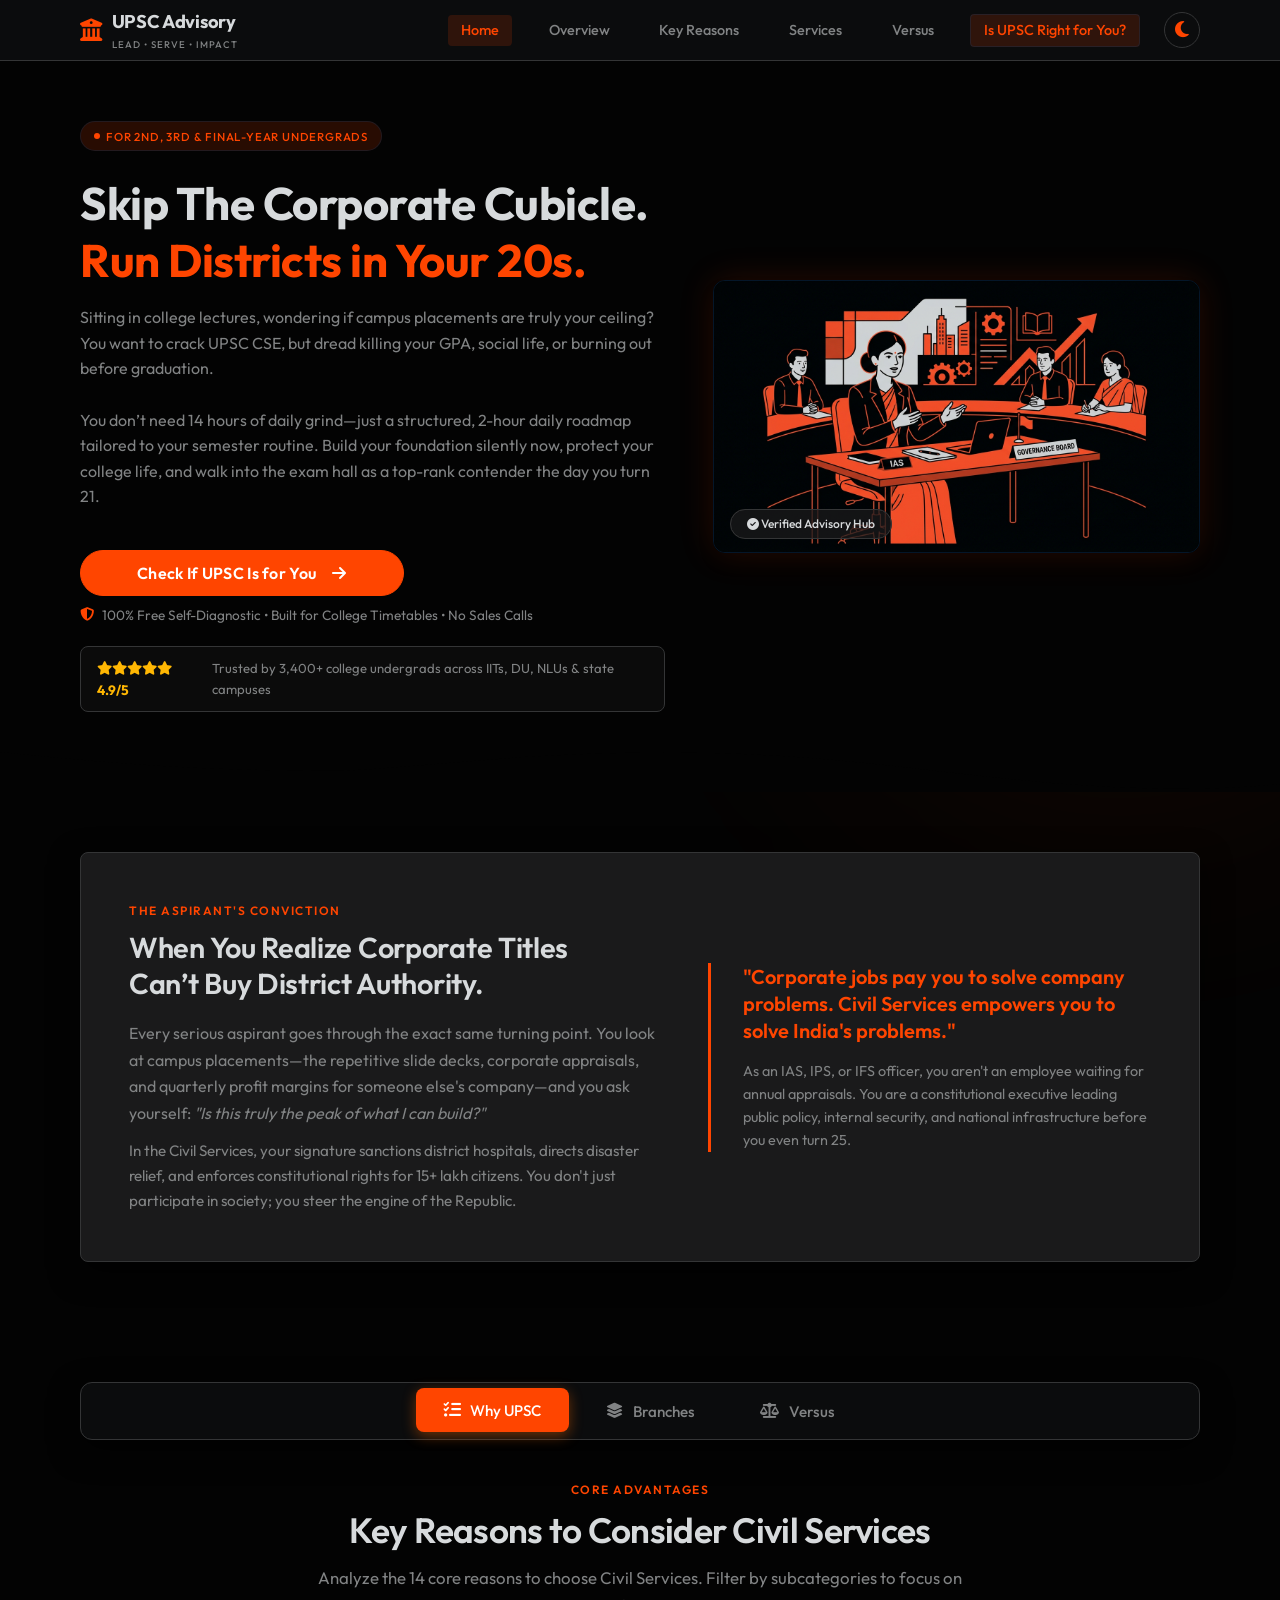
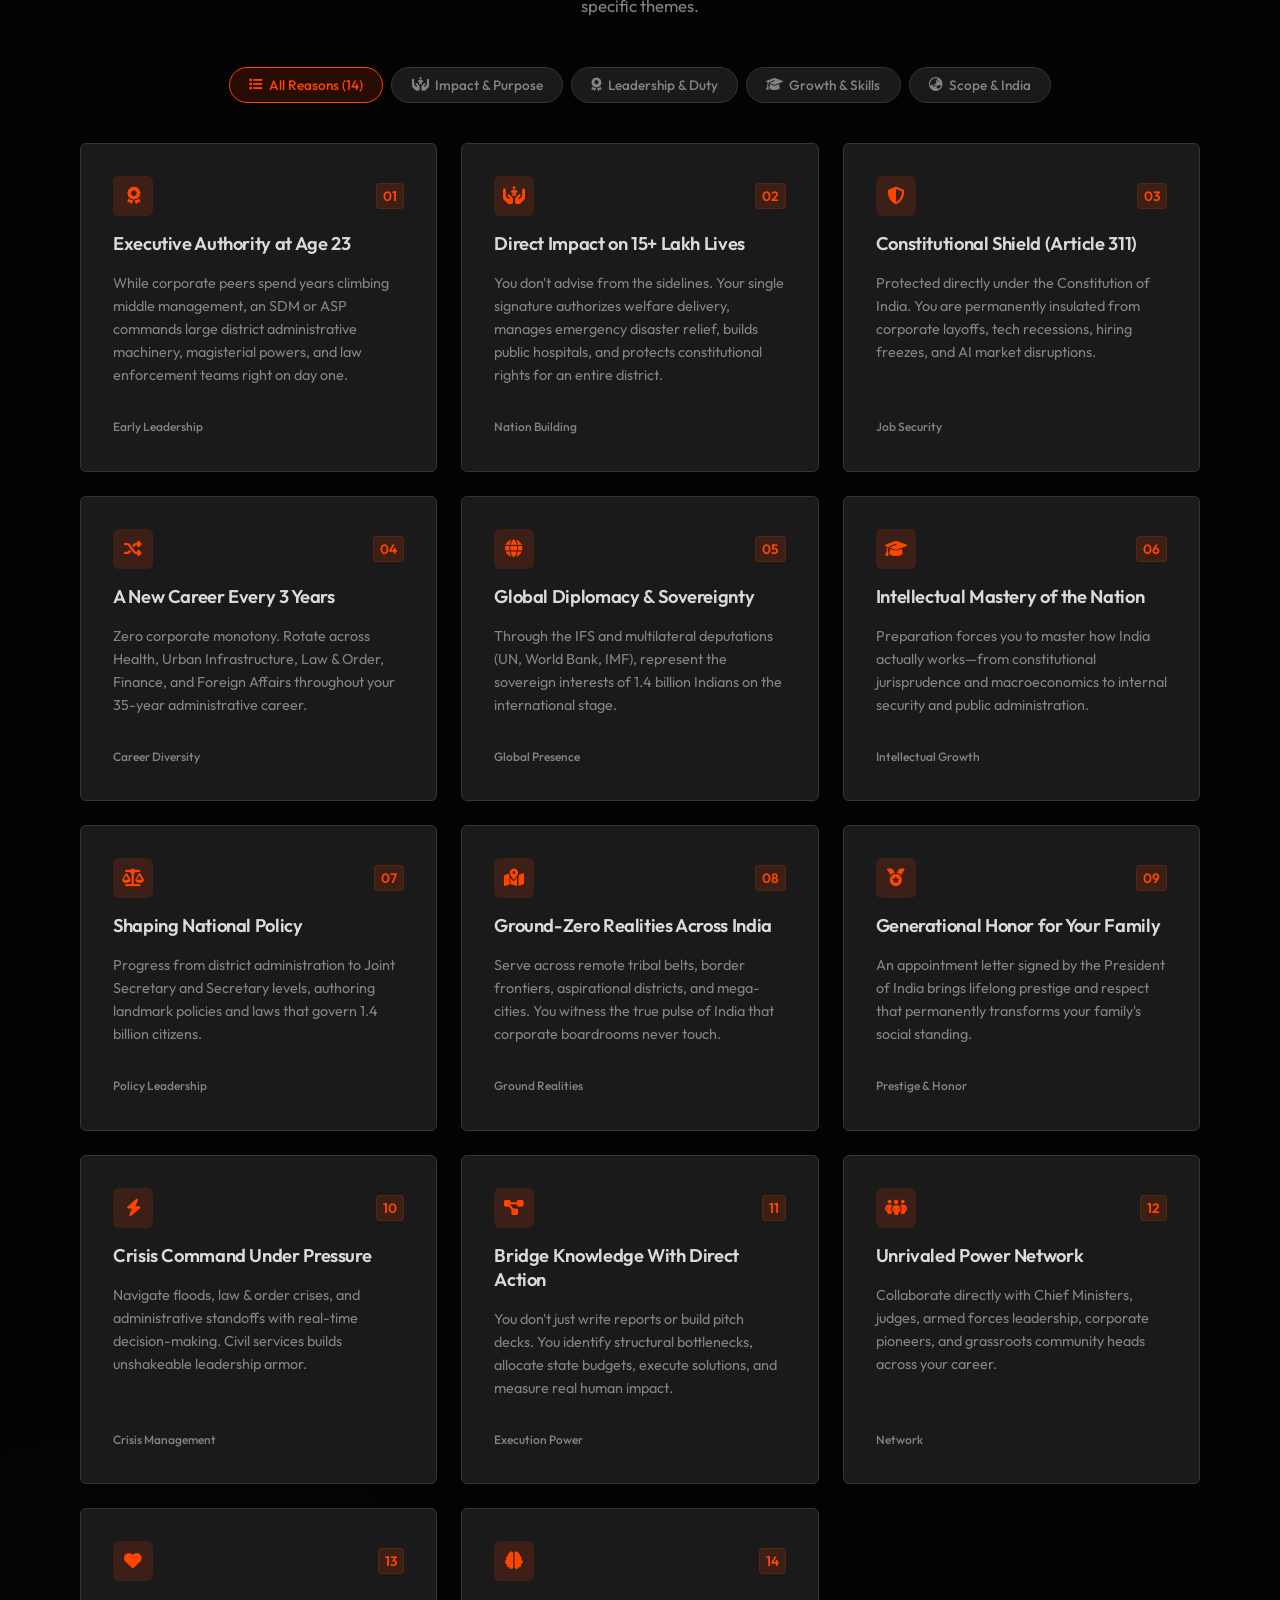
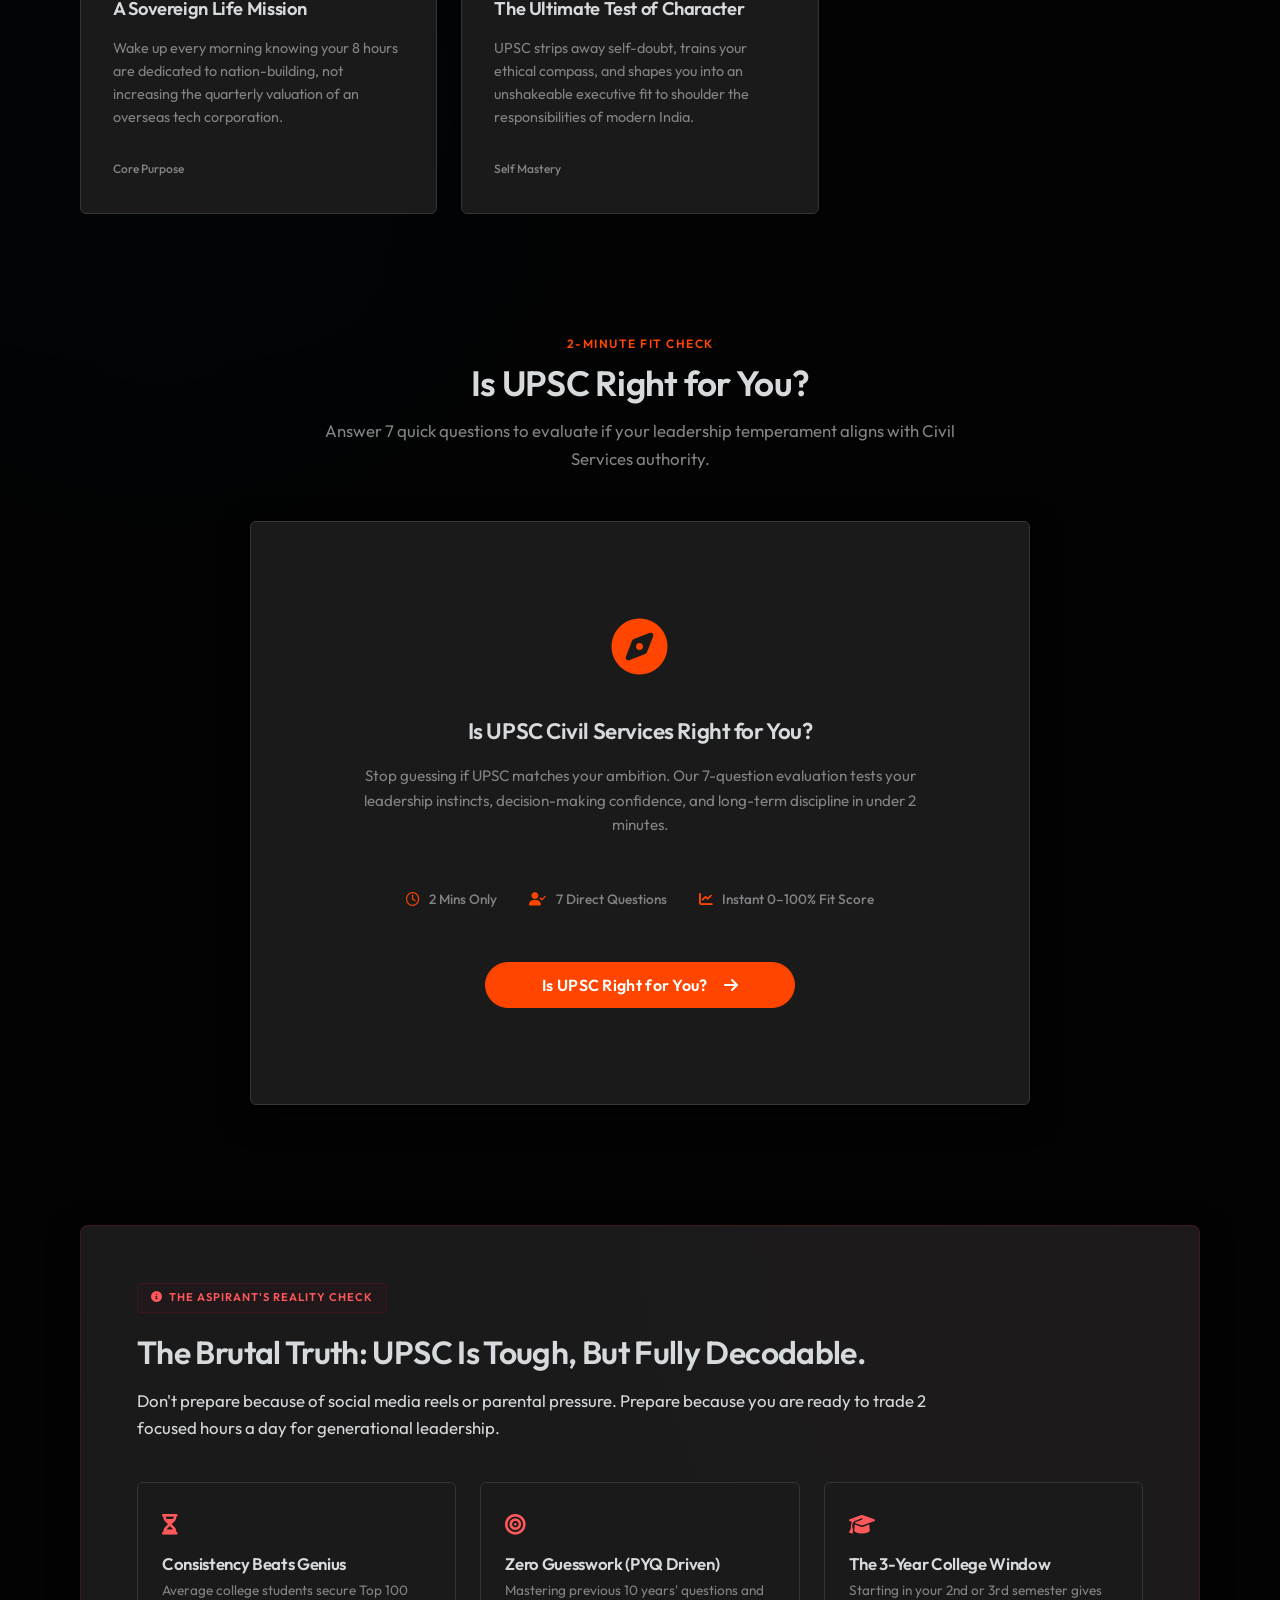
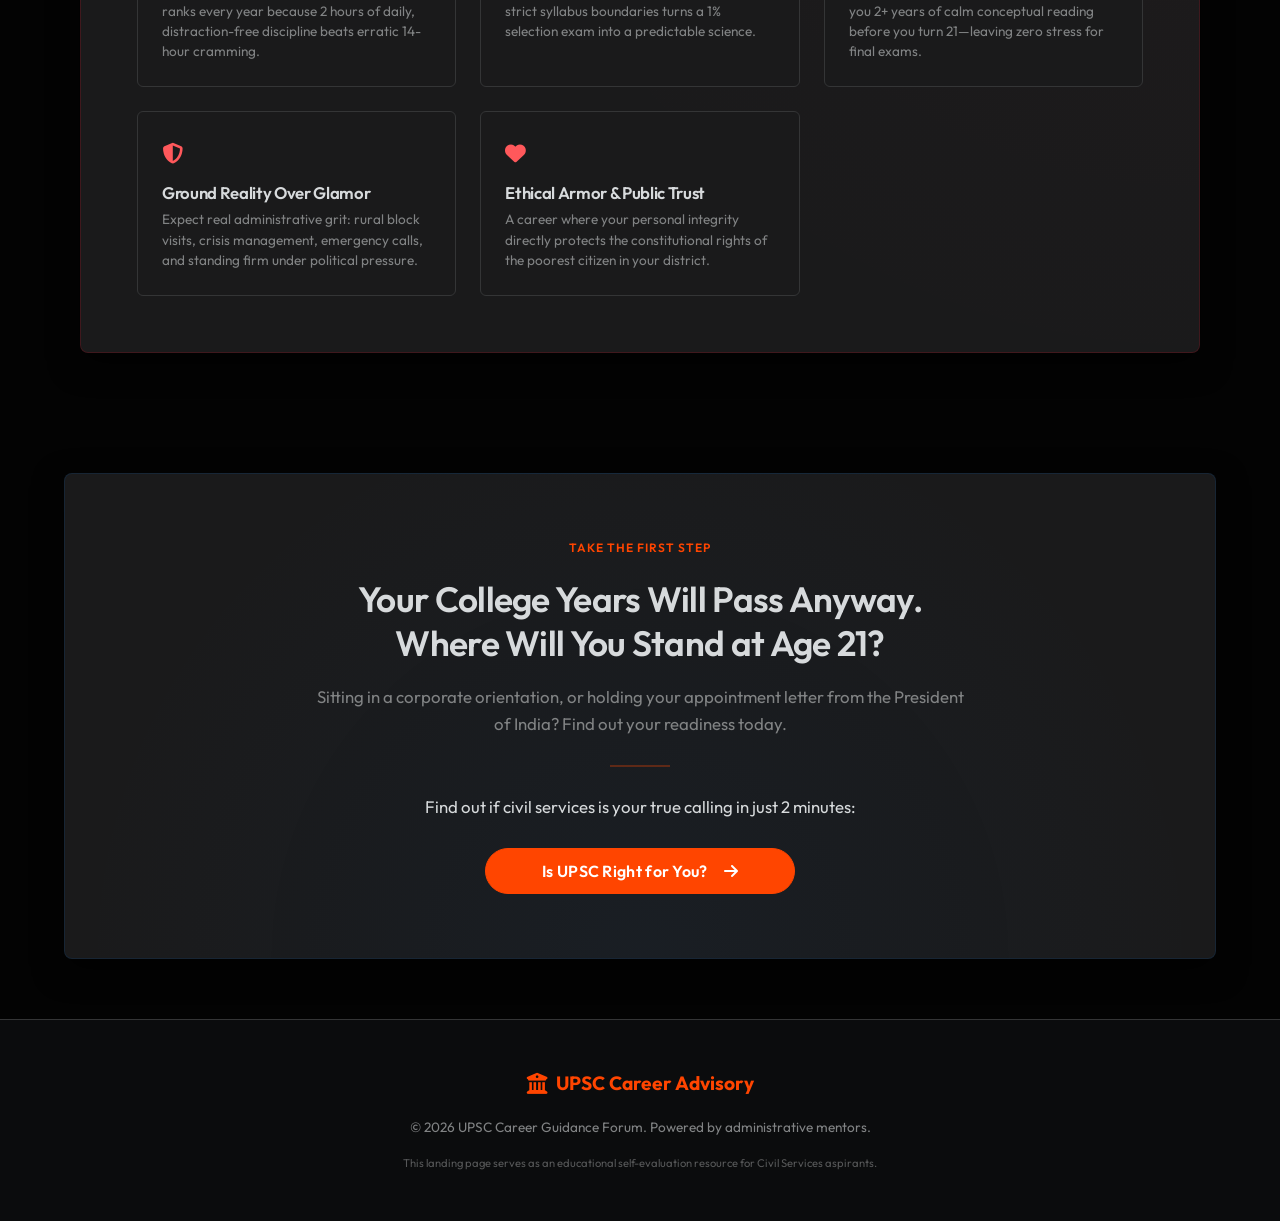
<file: index.html>
<!DOCTYPE html>
<html lang="en">
<head>
  <meta charset="UTF-8">
  <meta name="viewport" content="width=device-width, initial-scale=1.0, maximum-scale=1.0, user-scalable=no">
  <title>Why Choose UPSC as a Career? | Civil Services Career Advisory</title>
  <meta name="description" content="Explore why the Indian Civil Services (UPSC) offers a distinctive career path combining leadership, public service, continuous learning, and long-term public impact.">
  
  <!-- Preconnect to Google Fonts -->
  <link rel="preconnect" href="https://fonts.googleapis.com">
  <link rel="preconnect" href="https://fonts.gstatic.com" crossorigin>
  <!-- Google Fonts: Outfit for clean text & headings -->
  <link href="https://fonts.googleapis.com/css2?family=Outfit:wght@300;400;500;600;700;800;900&display=swap" rel="stylesheet">
  
  <!-- FontAwesome Icons -->
  <link rel="stylesheet" href="https://cdnjs.cloudflare.com/ajax/libs/font-awesome/6.4.0/css/all.min.css">
  
  <!-- Custom Stylesheet -->
  <link rel="stylesheet" href="style.css">
</head>
<body>

  <!-- Background overlay particles/shapes -->
  <div class="decorations">
    <div class="glow-orb orb-1"></div>
    <div class="glow-orb orb-2"></div>
  </div>

  <!-- Header -->
  <header>
    <div class="container header-container">
      <div class="logo">
        <div class="portal-logo">
          <i class="fa-solid fa-building-columns"></i>
        </div>
        <div class="logo-text">
          <span class="logo-title">UPSC Advisory</span>
          <span class="logo-subtitle">LEAD • SERVE • IMPACT</span>
        </div>
      </div>
      
      <div class="header-right-actions">
        <nav class="desktop-nav">
          <ul>
            <li><a href="#hero" class="active">Home</a></li>
            <li><a href="#about">Overview</a></li>
            <li><a href="#reasons">Key Reasons</a></li>
            <li><a href="#services">Services</a></li>
            <li><a href="#comparison">Versus</a></li>
            <li><a href="quiz.html" class="nav-btn-highlight">Is UPSC Right for You?</a></li>
          </ul>
        </nav>
        <a href="quiz.html" class="header-cta-btn">Is UPSC Right for You?</a>
        <button id="theme-toggle" class="theme-toggle-btn" aria-label="Toggle Theme">
          <i class="fa-solid fa-moon"></i>
        </button>
      </div>
    </div>
  </header>

  <!-- Hero Section -->
  <section class="hero" id="hero">
    <div class="container hero-container">
      <div class="hero-split">
        <!-- Left: Text -->
        <div class="hero-text-side">
          <div class="hero-badge">
            <span class="badge-dot"></span> FOR 2ND, 3RD &amp; FINAL-YEAR UNDERGRADS
          </div>
          <h1>Skip The Corporate Cubicle. <span class="highlight">Run Districts in Your 20s.</span></h1>
          
          <p class="hero-desc">
            Sitting in college lectures, wondering if campus placements are truly your ceiling? You want to crack UPSC CSE, but dread killing your GPA, social life, or burning out before graduation.<br><br>
            You don’t need 14 hours of daily grind—just a structured, 2-hour daily roadmap tailored to your semester routine. Build your foundation silently now, protect your college life, and walk into the exam hall as a top-rank contender the day you turn 21.
          </p>

          <div class="hero-actions" style="margin-bottom: 0.5rem;">
            <a href="quiz.html" class="btn btn-primary btn-shimmer" style="padding: 0.55rem 3.5rem; font-size: 1rem; border-radius: 50px; font-weight: 600; display: inline-flex; align-items: center; justify-content: center;">Check If UPSC Is for You <i class="fa-solid fa-arrow-right" style="margin-left: 8px;"></i></a>
          </div>

          <!-- Friction Reducer -->
          <div class="hero-trust-line" style="font-size: 0.85rem; color: var(--color-text-secondary); display: flex; align-items: center; gap: 0.5rem; margin-bottom: 1.25rem;">
            <i class="fa-solid fa-shield-halved" style="color: var(--color-accent-orange);"></i> 100% Free Self-Diagnostic • Built for College Timetables • No Sales Calls
          </div>

          <!-- Social Proof Snippet -->
          <div class="hero-social-proof" style="display: inline-flex; align-items: center; gap: 0.75rem; background: rgba(255,255,255,0.03); border: var(--border-glass); padding: 0.6rem 1rem; border-radius: 8px;">
            <div style="color: #ffb703; font-size: 0.85rem;">
              <i class="fa-solid fa-star"></i><i class="fa-solid fa-star"></i><i class="fa-solid fa-star"></i><i class="fa-solid fa-star"></i><i class="fa-solid fa-star"></i> <strong>4.9/5</strong>
            </div>
            <span style="font-size: 0.82rem; color: var(--color-text-secondary);">Trusted by 3,400+ college undergrads across IITs, DU, NLUs &amp; state campuses</span>
          </div>
        </div>

        <!-- Right: Generated Image Banner -->
        <div class="hero-image-side">
          <div class="image-frame-glow">
            <img src="assets/upsc_hero.jpg" alt="Governance and Leadership in India" class="hero-main-img">
            <div class="image-overlay-info">
              <span class="img-badge"><i class="fa-solid fa-circle-check"></i> Verified Advisory Hub</span>
            </div>
          </div>
        </div>
      </div>
    </div>
    
    <!-- Wave separator -->
    <div class="hero-wave">
      <svg data-name="Layer 1" xmlns="http://www.w3.org/2000/svg" viewBox="0 0 1200 120" preserveAspectRatio="none">
        <path d="M321.39,56.44c58-10.79,114.16-30.13,172-41.86,82.39-16.72,168.19-17.73,250.45-.39C823.78,31,906.67,72,985.66,92.83c70.05,18.48,146.53,26.09,214.34,3V120H0V0C26.9,8.75,57.05,18.3,88.43,26.85,152.42,44.29,218.24,57.02,321.39,56.44Z" class="shape-fill"></path>
      </svg>
    </div>
  </section>

  <!-- Introduction Block -->
  <section class="intro" id="about">
    <div class="container">
      <div class="card-glass intro-card">
        <div class="intro-grid">
          <div class="intro-text">
            <span class="section-subtitle">THE ASPIRANT'S CONVICTION</span>
            <h2>When You Realize Corporate Titles<br><span class="accent-text">Can’t Buy District Authority.</span></h2>
            <p>
              Every serious aspirant goes through the exact same turning point. You look at campus placements—the repetitive slide decks, corporate appraisals, and quarterly profit margins for someone else's company—and you ask yourself: <em>"Is this truly the peak of what I can build?"</em>
            </p>
            <p style="margin-top: 0.75rem; color: var(--color-text-secondary); font-size: 0.95rem;">
              In the Civil Services, your signature sanctions district hospitals, directs disaster relief, and enforces constitutional rights for 15+ lakh citizens. You don't just participate in society; you steer the engine of the Republic.
            </p>
          </div>
          <div class="intro-quote">
            <blockquote class="portal-quote">
              "Corporate jobs pay you to solve company problems. Civil Services empowers you to solve India's problems."
            </blockquote>
            <p class="quote-explanation">
              As an IAS, IPS, or IFS officer, you aren't an employee waiting for annual appraisals. You are a constitutional executive leading public policy, internal security, and national infrastructure before you even turn 25.
            </p>
          </div>
        </div>
      </div>
    </div>
  </section>

  <!-- Fold 2: Master Explorer Section -->
  <section class="explorer-section" id="explorer">
    <div class="container">
      <div class="explorer-tabs-container card-glass">
        <button class="master-tab-btn active" data-target="reasons-pane">
          <i class="fa-solid fa-list-check"></i> <span>Why UPSC</span>
        </button>
        <button class="master-tab-btn" data-target="services-pane">
          <i class="fa-solid fa-layer-group"></i> <span>Branches</span>
        </button>
        <button class="master-tab-btn" data-target="comparison-pane">
          <i class="fa-solid fa-scale-balanced"></i> <span>Versus</span>
        </button>
      </div>
    </div>

    <!-- Explorer Panels -->
    <div class="explorer-content-wrapper">
      
      <!-- Panel 1: Reasons -->
      <div id="reasons-pane" class="explorer-panel active">
        <div class="reasons" id="reasons">
          <div class="container">
            <div class="section-header">
              <span class="section-subtitle">CORE ADVANTAGES</span>
              <h2>Key Reasons to Consider Civil Services</h2>
              <p>Analyze the 14 core reasons to choose Civil Services. Filter by subcategories to focus on specific themes.</p>
            </div>

            <!-- Categories Filter -->
            <div class="reasons-filter">
              <button class="filter-btn active" data-filter="all"><i class="fa-solid fa-list"></i> All Reasons (14)</button>
              <button class="filter-btn" data-filter="impact"><i class="fa-solid fa-hands-holding-child"></i> Impact &amp; Purpose</button>
              <button class="filter-btn" data-filter="leadership"><i class="fa-solid fa-award"></i> Leadership &amp; Duty</button>
              <button class="filter-btn" data-filter="learning"><i class="fa-solid fa-graduation-cap"></i> Growth &amp; Skills</button>
              <button class="filter-btn" data-filter="scope"><i class="fa-solid fa-earth-asia"></i> Scope &amp; India</button>
            </div>

            <!-- Clean Grid Layout -->
            <div class="reasons-grid">
              
              <!-- Card 01 -->
              <div class="reason-card" data-category="leadership">
                <div class="reason-header-row">
                  <div class="reason-icon"><i class="fa-solid fa-award"></i></div>
                  <span class="reason-num">01</span>
                </div>
                <h3 class="reason-title">Executive Authority at Age 23</h3>
                <p class="reason-body-text">While corporate peers spend years climbing middle management, an SDM or ASP commands large district administrative machinery, magisterial powers, and law enforcement teams right on day one.</p>
                <div class="reason-footer">
                  <span class="reason-tag">Early Leadership</span>
                </div>
              </div>

              <!-- Card 02 -->
              <div class="reason-card" data-category="impact">
                <div class="reason-header-row">
                  <div class="reason-icon"><i class="fa-solid fa-hands-holding-child"></i></div>
                  <span class="reason-num">02</span>
                </div>
                <h3 class="reason-title">Direct Impact on 15+ Lakh Lives</h3>
                <p class="reason-body-text">You don't advise from the sidelines. Your single signature authorizes welfare delivery, manages emergency disaster relief, builds public hospitals, and protects constitutional rights for an entire district.</p>
                <div class="reason-footer">
                  <span class="reason-tag">Nation Building</span>
                </div>
              </div>

              <!-- Card 03 -->
              <div class="reason-card" data-category="leadership">
                <div class="reason-header-row">
                  <div class="reason-icon"><i class="fa-solid fa-shield-halved"></i></div>
                  <span class="reason-num">03</span>
                </div>
                <h3 class="reason-title">Constitutional Shield (Article 311)</h3>
                <p class="reason-body-text">Protected directly under the Constitution of India. You are permanently insulated from corporate layoffs, tech recessions, hiring freezes, and AI market disruptions.</p>
                <div class="reason-footer">
                  <span class="reason-tag">Job Security</span>
                </div>
              </div>

              <!-- Card 04 -->
              <div class="reason-card" data-category="scope">
                <div class="reason-header-row">
                  <div class="reason-icon"><i class="fa-solid fa-shuffle"></i></div>
                  <span class="reason-num">04</span>
                </div>
                <h3 class="reason-title">A New Career Every 3 Years</h3>
                <p class="reason-body-text">Zero corporate monotony. Rotate across Health, Urban Infrastructure, Law &amp; Order, Finance, and Foreign Affairs throughout your 35-year administrative career.</p>
                <div class="reason-footer">
                  <span class="reason-tag">Career Diversity</span>
                </div>
              </div>

              <!-- Card 05 -->
              <div class="reason-card" data-category="scope">
                <div class="reason-header-row">
                  <div class="reason-icon"><i class="fa-solid fa-globe"></i></div>
                  <span class="reason-num">05</span>
                </div>
                <h3 class="reason-title">Global Diplomacy &amp; Sovereignty</h3>
                <p class="reason-body-text">Through the IFS and multilateral deputations (UN, World Bank, IMF), represent the sovereign interests of 1.4 billion Indians on the international stage.</p>
                <div class="reason-footer">
                  <span class="reason-tag">Global Presence</span>
                </div>
              </div>

              <!-- Card 06 -->
              <div class="reason-card" data-category="learning">
                <div class="reason-header-row">
                  <div class="reason-icon"><i class="fa-solid fa-graduation-cap"></i></div>
                  <span class="reason-num">06</span>
                </div>
                <h3 class="reason-title">Intellectual Mastery of the Nation</h3>
                <p class="reason-body-text">Preparation forces you to master how India actually works—from constitutional jurisprudence and macroeconomics to internal security and public administration.</p>
                <div class="reason-footer">
                  <span class="reason-tag">Intellectual Growth</span>
                </div>
              </div>

              <!-- Card 07 -->
              <div class="reason-card" data-category="leadership">
                <div class="reason-header-row">
                  <div class="reason-icon"><i class="fa-solid fa-scale-balanced"></i></div>
                  <span class="reason-num">07</span>
                </div>
                <h3 class="reason-title">Shaping National Policy</h3>
                <p class="reason-body-text">Progress from district administration to Joint Secretary and Secretary levels, authoring landmark policies and laws that govern 1.4 billion citizens.</p>
                <div class="reason-footer">
                  <span class="reason-tag">Policy Leadership</span>
                </div>
              </div>

              <!-- Card 08 -->
              <div class="reason-card" data-category="scope">
                <div class="reason-header-row">
                  <div class="reason-icon"><i class="fa-solid fa-map-location-dot"></i></div>
                  <span class="reason-num">08</span>
                </div>
                <h3 class="reason-title">Ground-Zero Realities Across India</h3>
                <p class="reason-body-text">Serve across remote tribal belts, border frontiers, aspirational districts, and mega-cities. You witness the true pulse of India that corporate boardrooms never touch.</p>
                <div class="reason-footer">
                  <span class="reason-tag">Ground Realities</span>
                </div>
              </div>

              <!-- Card 09 -->
              <div class="reason-card" data-category="leadership">
                <div class="reason-header-row">
                  <div class="reason-icon"><i class="fa-solid fa-medal"></i></div>
                  <span class="reason-num">09</span>
                </div>
                <h3 class="reason-title">Generational Honor for Your Family</h3>
                <p class="reason-body-text">An appointment letter signed by the President of India brings lifelong prestige and respect that permanently transforms your family's social standing.</p>
                <div class="reason-footer">
                  <span class="reason-tag">Prestige &amp; Honor</span>
                </div>
              </div>

              <!-- Card 10 -->
              <div class="reason-card" data-category="leadership">
                <div class="reason-header-row">
                  <div class="reason-icon"><i class="fa-solid fa-bolt"></i></div>
                  <span class="reason-num">10</span>
                </div>
                <h3 class="reason-title">Crisis Command Under Pressure</h3>
                <p class="reason-body-text">Navigate floods, law &amp; order crises, and administrative standoffs with real-time decision-making. Civil services builds unshakeable leadership armor.</p>
                <div class="reason-footer">
                  <span class="reason-tag">Crisis Management</span>
                </div>
              </div>

              <!-- Card 11 -->
              <div class="reason-card" data-category="impact">
                <div class="reason-header-row">
                  <div class="reason-icon"><i class="fa-solid fa-diagram-project"></i></div>
                  <span class="reason-num">11</span>
                </div>
                <h3 class="reason-title">Bridge Knowledge With Direct Action</h3>
                <p class="reason-body-text">You don't just write reports or build pitch decks. You identify structural bottlenecks, allocate state budgets, execute solutions, and measure real human impact.</p>
                <div class="reason-footer">
                  <span class="reason-tag">Execution Power</span>
                </div>
              </div>

              <!-- Card 12 -->
              <div class="reason-card" data-category="learning">
                <div class="reason-header-row">
                  <div class="reason-icon"><i class="fa-solid fa-people-group"></i></div>
                  <span class="reason-num">12</span>
                </div>
                <h3 class="reason-title">Unrivaled Power Network</h3>
                <p class="reason-body-text">Collaborate directly with Chief Ministers, judges, armed forces leadership, corporate pioneers, and grassroots community heads across your career.</p>
                <div class="reason-footer">
                  <span class="reason-tag">Network</span>
                </div>
              </div>

              <!-- Card 13 -->
              <div class="reason-card" data-category="impact">
                <div class="reason-header-row">
                  <div class="reason-icon"><i class="fa-solid fa-heart"></i></div>
                  <span class="reason-num">13</span>
                </div>
                <h3 class="reason-title">A Sovereign Life Mission</h3>
                <p class="reason-body-text">Wake up every morning knowing your 8 hours are dedicated to nation-building, not increasing the quarterly valuation of an overseas tech corporation.</p>
                <div class="reason-footer">
                  <span class="reason-tag">Core Purpose</span>
                </div>
              </div>

              <!-- Card 14 -->
              <div class="reason-card" data-category="learning">
                <div class="reason-header-row">
                  <div class="reason-icon"><i class="fa-solid fa-brain"></i></div>
                  <span class="reason-num">14</span>
                </div>
                <h3 class="reason-title">The Ultimate Test of Character</h3>
                <p class="reason-body-text">UPSC strips away self-doubt, trains your ethical compass, and shapes you into an unshakeable executive fit to shoulder the responsibilities of modern India.</p>
                <div class="reason-footer">
                  <span class="reason-tag">Self Mastery</span>
                </div>
              </div>

            </div>
          </div>
        </div>
      </div>

      <!-- Panel 2: Services -->
      <div id="services-pane" class="explorer-panel">
        <div class="services" id="services">
          <div class="container">
            <div class="section-header">
              <span class="section-subtitle">SERVICES SHOWCASE</span>
              <h2>One Exam. Multiple Career Pathways.</h2>
              <p>Explore the major administrative service branches that you can enter through the UPSC CSE.</p>
            </div>

            <div class="services-container">
              <!-- Sidebar Navigation -->
              <div class="services-tabs">
                <button class="tab-link active" onclick="openService(event, 'ias')">
                  <span class="tab-abbr"><i class="fa-solid fa-building-columns"></i> IAS</span>
                  <span class="tab-full">Indian Administrative Service</span>
                </button>
                <button class="tab-link" onclick="openService(event, 'ips')">
                  <span class="tab-abbr"><i class="fa-solid fa-shield-halved"></i> IPS</span>
                  <span class="tab-full">Indian Police Service</span>
                </button>
                <button class="tab-link" onclick="openService(event, 'ifs')">
                  <span class="tab-abbr"><i class="fa-solid fa-globe"></i> IFS</span>
                  <span class="tab-full">Indian Foreign Service</span>
                </button>
                <button class="tab-link" onclick="openService(event, 'irs')">
                  <span class="tab-abbr"><i class="fa-solid fa-coins"></i> IRS</span>
                  <span class="tab-full">Indian Revenue Service</span>
                </button>
                <button class="tab-link" onclick="openService(event, 'central')">
                  <span class="tab-abbr"><i class="fa-solid fa-screwdriver-wrench"></i> Central</span>
                  <span class="tab-full">Group A Central Services</span>
                </button>
              </div>

              <!-- Details Pane -->
              <div class="services-content-wrapper">
                
                <!-- IAS Panel -->
                <div id="ias" class="tab-content active">
                  <div class="service-panel-grid">
                    <div class="service-info">
                      <h3>Indian Administrative Service (IAS)</h3>
                      <p class="service-focus-tag">Administration & Governance</p>
                      <p class="service-description">
                        The IAS is the premier administrative civil service of India. IAS officers manage local governance, direct central developmental projects, and draft policies.
                      </p>
                      <div class="service-responsibilities">
                        <h4>Core Areas of Responsibility</h4>
                        <ul>
                          <li><i class="fa-solid fa-circle-check"></i> Managing local administration and development policies in districts.</li>
                          <li><i class="fa-solid fa-circle-check"></i> Formulating policies and advising Ministers at State and Central levels.</li>
                          <li><i class="fa-solid fa-circle-check"></i> Implementing and monitoring government developmental programmes.</li>
                          <li><i class="fa-solid fa-circle-check"></i> Managing crises and responding to natural or man-made disasters.</li>
                        </ul>
                      </div>
                    </div>
                    <div class="service-visual">
                      <i class="fa-solid fa-building-columns service-huge-icon"></i>
                      <div class="visual-badge">Governance Leader</div>
                    </div>
                  </div>
                </div>

                <!-- IPS Panel -->
                <div id="ips" class="tab-content">
                  <div class="service-panel-grid">
                    <div class="service-info">
                      <h3>Indian Police Service (IPS)</h3>
                      <p class="service-focus-tag">Security, Law & Order</p>
                      <p class="service-description">
                        The IPS commands law enforcement, criminal investigation, intelligence structures, and internal security across India.
                      </p>
                      <div class="service-responsibilities">
                        <h4>Core Areas of Responsibility</h4>
                        <ul>
                          <li><i class="fa-solid fa-circle-check"></i> Maintaining law and order and preventing crime in districts and cities.</li>
                          <li><i class="fa-solid fa-circle-check"></i> Leading intelligence agencies, security commands, and counter-terrorism squads.</li>
                          <li><i class="fa-solid fa-circle-check"></i> Managing public safety, crowd control, and border security administration.</li>
                          <li><i class="fa-solid fa-circle-check"></i> Reforming police organizations and implementing modern law enforcement tech.</li>
                        </ul>
                      </div>
                    </div>
                    <div class="service-visual-ips">
                      <i class="fa-solid fa-shield-halved service-huge-icon"></i>
                      <div class="visual-badge">Law Enforcement</div>
                    </div>
                  </div>
                </div>

                <!-- IFS Panel -->
                <div id="ifs" class="tab-content">
                  <div class="service-panel-grid">
                    <div class="service-info">
                      <h3>Indian Foreign Service (IFS)</h3>
                      <p class="service-focus-tag">Diplomacy & Global Relations</p>
                      <p class="service-description">
                        IFS officers serve in Embassies, High Commissions, and the Ministry of External Affairs, managing global treaties and diplomacy.
                      </p>
                      <div class="service-responsibilities">
                        <h4>Core Areas of Responsibility</h4>
                        <ul>
                          <li><i class="fa-solid fa-circle-check"></i> Representing India in Embassies, High Commissions, and Consulates abroad.</li>
                          <li><i class="fa-solid fa-circle-check"></i> Negotiating bilateral and multilateral treaties on trade, defense, and climate.</li>
                          <li><i class="fa-solid fa-circle-check"></i> Protecting the interests of Indian citizens residing outside India.</li>
                          <li><i class="fa-solid fa-circle-check"></i> Promoting India's cultural and economic interests globally.</li>
                        </ul>
                      </div>
                    </div>
                    <div class="service-visual-ifs">
                      <i class="fa-solid fa-globe service-huge-icon"></i>
                      <div class="visual-badge">Global Diplomacy</div>
                    </div>
                  </div>
                </div>

                <!-- IRS Panel -->
                <div id="irs" class="tab-content">
                  <div class="service-panel-grid">
                    <div class="service-info">
                      <h3>Indian Revenue Service (IRS)</h3>
                      <p class="service-focus-tag">Financial Administration & Enforcement</p>
                      <p class="service-description">
                        IRS officers protect national treasury boundaries, collect taxes, reform fiscal frameworks, and investigate economic offenses.
                      </p>
                      <div class="service-responsibilities">
                        <h4>Core Areas of Responsibility</h4>
                        <ul>
                          <li><i class="fa-solid fa-circle-check"></i> Administering Income Tax, Customs, and Goods & Services Tax (GST).</li>
                          <li><i class="fa-solid fa-circle-check"></i> Investigating money laundering, tax evasion, and economic offenses.</li>
                          <li><i class="fa-solid fa-circle-check"></i> Designing fiscal policy and revenue collection systems.</li>
                          <li><i class="fa-solid fa-circle-check"></i> Facilitating trade compliance and border revenue enforcement.</li>
                        </ul>
                      </div>
                    </div>
                    <div class="service-visual-irs">
                      <i class="fa-solid fa-coins service-huge-icon"></i>
                      <div class="visual-badge">Economic Security</div>
                    </div>
                  </div>
                </div>

                <!-- Other Central Services Panel -->
                <div id="central" class="tab-content">
                  <div class="service-panel-grid">
                    <div class="service-info">
                      <h3>Other Central Services (Group A)</h3>
                      <p class="service-focus-tag">Specialized Administration</p>
                      <p class="service-description">
                        Recruits for key administrative portfolios including audit services, corporate law enforcement, and defense estate administration.
                      </p>
                      <div class="service-responsibilities">
                        <h4>Key Service Branches Include</h4>
                        <ul>
                          <li><i class="fa-solid fa-circle-check"></i> <strong>Indian Audit and Accounts Service (IA&AS)</strong>: Financial auditing.</li>
                          <li><i class="fa-solid fa-circle-check"></i> <strong>Indian Postal/Railway Services</strong>: National logistics & connectivity.</li>
                          <li><i class="fa-solid fa-circle-check"></i> <strong>Indian Defense Accounts/Estates Services</strong>: Defense estate administration.</li>
                          <li><i class="fa-solid fa-circle-check"></i> <strong>Indian Corporate Law Service (ICLS)</strong>: Corporate governance.</li>
                        </ul>
                      </div>
                    </div>
                    <div class="service-visual-central">
                      <i class="fa-solid fa-screwdriver-wrench service-huge-icon"></i>
                      <div class="visual-badge">Public Infrastructure</div>
                    </div>
                  </div>
                </div>

              </div>
            </div>
          </div>
        </div>
      </div>

      <!-- Panel 3: Comparison -->
      <div id="comparison-pane" class="explorer-panel">
        <div class="comparison" id="comparison">
          <div class="container">
            <div class="section-header">
              <span class="section-subtitle">HEAD-TO-HEAD REALITY</span>
              <h2>Civil Services vs. Corporate 9-to-5</h2>
              <p>Compare the ground reality of both career paths to decide where your ambitions truly belong.</p>
            </div>

            <div class="comparison-wrapper">
              <div class="card-glass comparison-card">
                <table>
                  <thead>
                    <tr>
                      <th>Career Aspect</th>
                      <th>🏛️ UPSC Civil Services</th>
                      <th>🏢 Corporate / Tech Industry</th>
                    </tr>
                  </thead>
                  <tbody>
                    <tr>
                      <td class="aspect-title">Starting Authority (Age 22–25)</td>
                      <td class="upsc-col"><i class="fa-solid fa-gavel icon-bullet"></i> Sub-Divisional Magistrate / ASP commanding state machinery</td>
                      <td class="conv-col"><i class="fa-solid fa-user-tie icon-bullet"></i> Junior Associate / Analyst executing tickets &amp; slides</td>
                    </tr>
                    <tr>
                      <td class="aspect-title">Core Mission &amp; Focus</td>
                      <td class="upsc-col"><i class="fa-solid fa-hands-holding icon-bullet"></i> Direct public welfare &amp; constitutional governance</td>
                      <td class="conv-col"><i class="fa-solid fa-chart-line icon-bullet"></i> Quarterly shareholder profits &amp; customer metrics</td>
                    </tr>
                    <tr>
                      <td class="aspect-title">Scale of Real Impact</td>
                      <td class="upsc-col"><i class="fa-solid fa-people-group icon-bullet"></i> Direct authority over livelihoods of 10–15 Lakh citizens</td>
                      <td class="conv-col"><i class="fa-solid fa-laptop-code icon-bullet"></i> Confined to software features &amp; internal client teams</td>
                    </tr>
                    <tr>
                      <td class="aspect-title">Career Diversity</td>
                      <td class="upsc-col"><i class="fa-solid fa-shuffle icon-bullet"></i> Rotate across 10+ Ministries (Health, Finance, Foreign, Police)</td>
                      <td class="conv-col"><i class="fa-solid fa-briefcase icon-bullet"></i> Confined to a single specialized domain for decades</td>
                    </tr>
                    <tr>
                      <td class="aspect-title">Job Security &amp; Recessions</td>
                      <td class="upsc-col"><i class="fa-solid fa-shield-halved icon-bullet"></i> Constitutional shield (Art. 311) — Zero layoff anxiety</td>
                      <td class="conv-col"><i class="fa-solid fa-triangle-exclamation icon-bullet"></i> Highly vulnerable to market cycles, AI cuts &amp; layoffs</td>
                    </tr>
                    <tr>
                      <td class="aspect-title">Generational Standing</td>
                      <td class="upsc-col"><i class="fa-solid fa-award icon-bullet"></i> Presidential Commission — Unmatched nationwide honor for life</td>
                      <td class="conv-col"><i class="fa-solid fa-building icon-bullet"></i> Limited recognition within company &amp; LinkedIn network</td>
                    </tr>
                  </tbody>
                </table>
              </div>
            </div>
          </div>
        </div>
      </div>

    </div>
  </section>

  <!-- Interactive Quiz Teaser Section -->
  <section class="quiz-section" id="quiz">
    <div class="container">
      <div class="section-header">
        <span class="section-subtitle">2-MINUTE FIT CHECK</span>
        <h2>Is UPSC Right for You?</h2>
        <p>Answer 7 quick questions to evaluate if your leadership temperament aligns with Civil Services authority.</p>
      </div>

      <div class="quiz-container card-glass">
        <div class="quiz-intro-content" style="padding: 3rem 1.5rem; display: flex; flex-direction: column; align-items: center; text-align: center;">
          <i class="fa-solid fa-compass quiz-hero-icon" style="font-size: 3.5rem; color: var(--color-accent-orange); margin-bottom: 1.5rem; animation: float 4s ease-in-out infinite;"></i>
          <h3>Is UPSC Civil Services Right for You?</h3>
          <p style="max-width: 600px; margin-bottom: 2rem; font-size: 0.95rem; line-height: 1.6;">
            Stop guessing if UPSC matches your ambition. Our 7-question evaluation tests your leadership instincts, decision-making confidence, and long-term discipline in under 2 minutes.
          </p>
          
          <div class="teaser-features" style="display: flex; gap: 2rem; margin-bottom: 2rem; flex-wrap: wrap; justify-content: center; font-size: 0.85rem; font-weight: 500; color: var(--color-text-secondary);">
            <span><i class="fa-regular fa-clock" style="color: var(--color-accent-orange); margin-right: 0.4rem;"></i> 2 Mins Only</span>
            <span><i class="fa-solid fa-user-check" style="color: var(--color-accent-orange); margin-right: 0.4rem;"></i> 7 Direct Questions</span>
            <span><i class="fa-solid fa-chart-line" style="color: var(--color-accent-orange); margin-right: 0.4rem;"></i> Instant 0–100% Fit Score</span>
          </div>

          <a href="quiz.html" class="btn btn-primary btn-booking btn-shimmer" style="text-decoration: none; padding: 0.55rem 3.5rem; font-size: 1rem; border-radius: 50px; font-weight: 600; display: inline-flex; align-items: center; justify-content: center;">
            Is UPSC Right for You? <i class="fa-solid fa-arrow-right" style="margin-left: 8px;"></i>
          </a>
        </div>
      </div>
    </div>
  </section>

  <!-- Reality Check Section -->
  <section class="reality" id="reality-section">
    <div class="container">
      <div class="reality-card card-glass border-caution">
        <div class="reality-badge"><i class="fa-solid fa-circle-info"></i> THE ASPIRANT'S REALITY CHECK</div>
        <h2>The Brutal Truth: <span class="accent-orange">UPSC Is Tough, But Fully Decodable.</span></h2>
        
        <p class="reality-warning-text">
          Don't prepare because of social media reels or parental pressure. Prepare because you are ready to trade 2 focused hours a day for generational leadership.
        </p>

        <div class="reality-grid-large">
          <div class="r-card">
            <div class="r-icon"><i class="fa-solid fa-hourglass-half"></i></div>
            <h3>Consistency Beats Genius</h3>
            <p>Average college students secure Top 100 ranks every year because 2 hours of daily, distraction-free discipline beats erratic 14-hour cramming.</p>
          </div>
          <div class="r-card">
            <div class="r-icon"><i class="fa-solid fa-bullseye"></i></div>
            <h3>Zero Guesswork (PYQ Driven)</h3>
            <p>Mastering previous 10 years' questions and strict syllabus boundaries turns a 1% selection exam into a predictable science.</p>
          </div>
          <div class="r-card">
            <div class="r-icon"><i class="fa-solid fa-graduation-cap"></i></div>
            <h3>The 3-Year College Window</h3>
            <p>Starting in your 2nd or 3rd semester gives you 2+ years of calm conceptual reading before you turn 21—leaving zero stress for final exams.</p>
          </div>
          <div class="r-card">
            <div class="r-icon"><i class="fa-solid fa-shield-halved"></i></div>
            <h3>Ground Reality Over Glamor</h3>
            <p>Expect real administrative grit: rural block visits, crisis management, emergency calls, and standing firm under political pressure.</p>
          </div>
          <div class="r-card">
            <div class="r-icon"><i class="fa-solid fa-heart"></i></div>
            <h3>Ethical Armor &amp; Public Trust</h3>
            <p>A career where your personal integrity directly protects the constitutional rights of the poorest citizen in your district.</p>
          </div>
        </div>
      </div>
    </div>
  </section>

  <!-- Call to Action Section -->
  <section class="cta" id="cta">
    <div class="container cta-container card-glass">
      <span class="cta-subtitle">TAKE THE FIRST STEP</span>
      <h2>Your College Years Will Pass Anyway.<br>Where Will You Stand at Age 21?</h2>
      <p>
        Sitting in a corporate orientation, or holding your appointment letter from the President of India? Find out your readiness today.
      </p>
      
      <div class="cta-divider"></div>
      
      <p class="cta-question">Find out if civil services is your true calling in just 2 minutes:</p>
      <div class="cta-buttons">
        <a href="quiz.html" class="btn btn-primary" style="padding: 0.55rem 3.5rem; font-size: 1rem; border-radius: 50px; font-weight: 600; display: inline-flex; align-items: center; justify-content: center;">Is UPSC Right for You? <i class="fa-solid fa-arrow-right" style="margin-left: 8px;"></i></a>
      </div>
    </div>
  </section>

  <!-- Footer -->
  <footer>
    <div class="container footer-container">
      <div class="footer-brand">
        <i class="fa-solid fa-building-columns" style="font-size: 1.3rem;"></i>
        <span>UPSC Career Advisory</span>
      </div>
      <p>&copy; 2026 UPSC Career Guidance Forum. Powered by administrative mentors.</p>
      <p class="footer-note">This landing page serves as an educational self-evaluation resource for Civil Services aspirants.</p>
    </div>
  </footer>

  <!-- App-like Mobile Bottom Navigation Bar -->
  <div class="mobile-bottom-nav">
    <a href="#hero" class="mobile-nav-link active"><i class="fa-solid fa-house"></i><span>Home</span></a>
    <a href="#reasons" class="mobile-nav-link"><i class="fa-solid fa-list-check"></i><span>Reasons</span></a>
    <a href="quiz.html" class="mobile-nav-link center-fab">
      <div class="fab-circle">
        <i class="fa-solid fa-compass"></i>
      </div>
      <span>Fit Check</span>
    </a>
    <a href="#services" class="mobile-nav-link"><i class="fa-solid fa-layer-group"></i><span>Services</span></a>
    <a href="#comparison" class="mobile-nav-link"><i class="fa-solid fa-scale-balanced"></i><span>Versus</span></a>
  </div>

  <!-- Script tags -->
  <script src="script.js"></script>
</body>
</html>
</file>
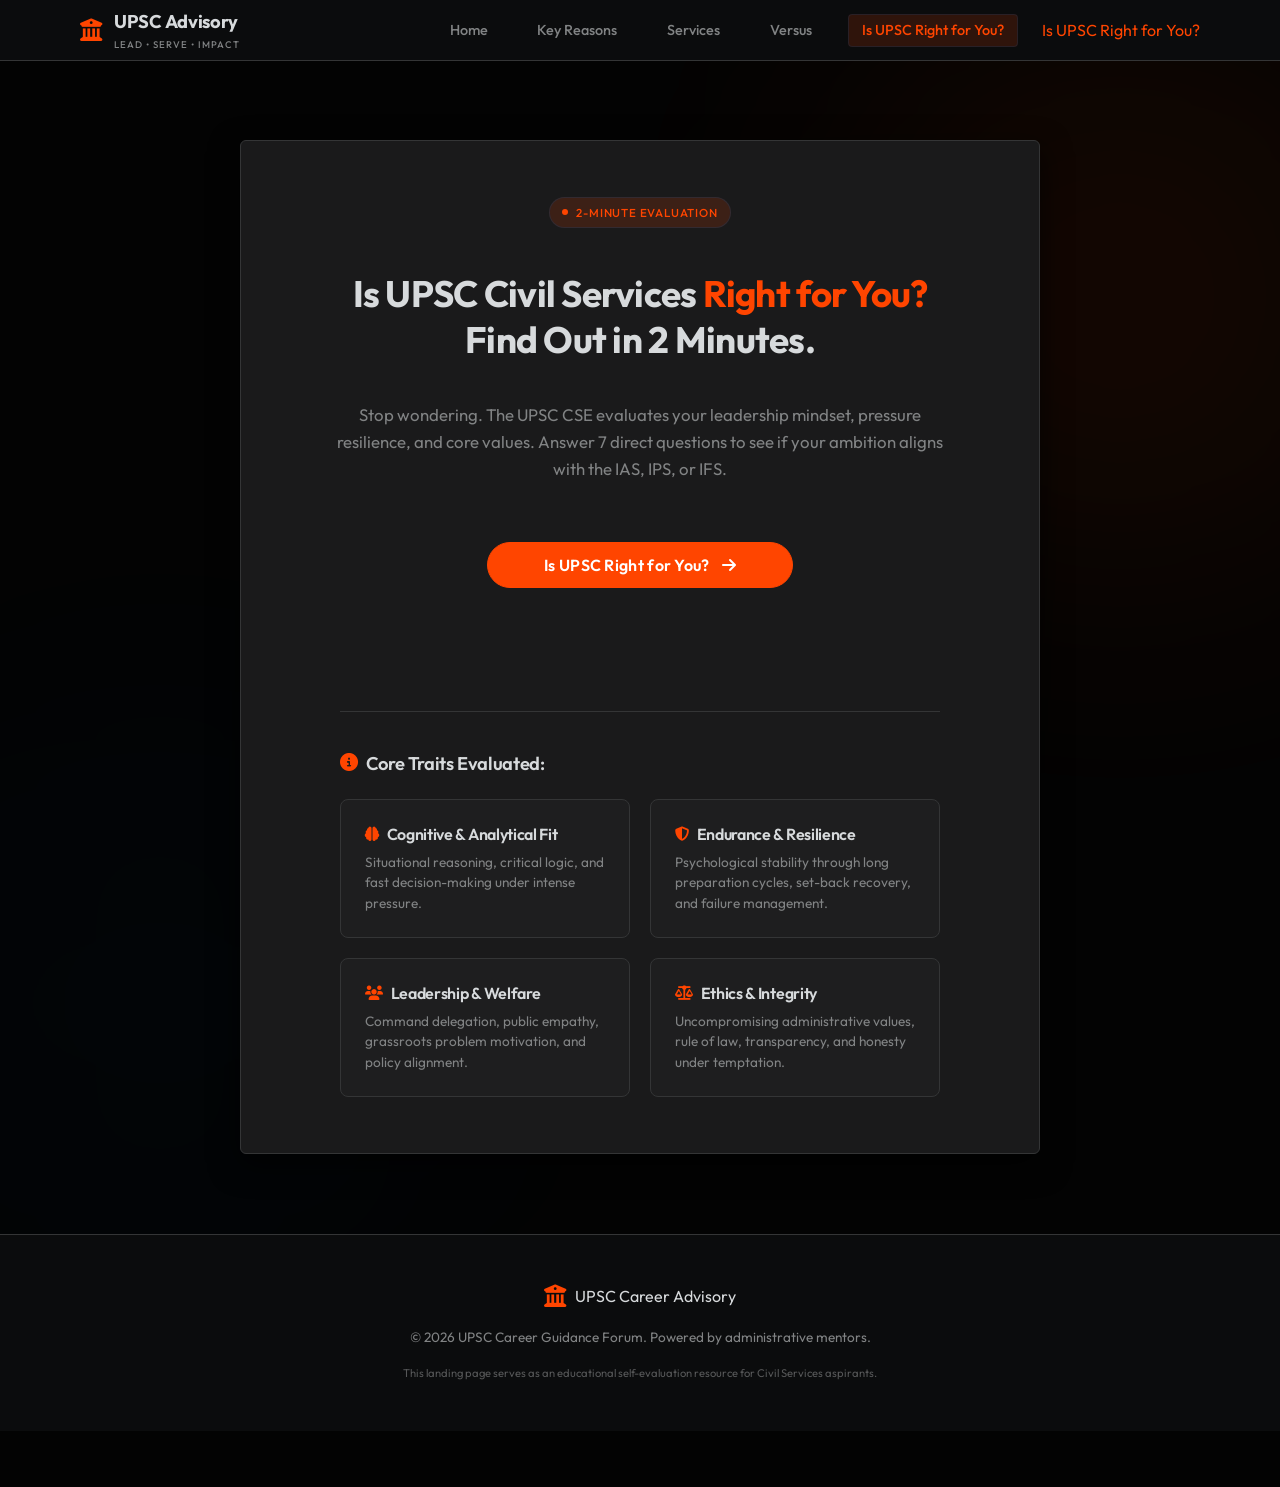
<file: assessment.html>
<!DOCTYPE html>
<html lang="en">
<head>
  <meta charset="UTF-8">
  <meta name="viewport" content="width=device-width, initial-scale=1.0, maximum-scale=1.0, user-scalable=no">
  <title>Is UPSC Right for You? | Quick 2-Minute Fit Check</title>
  <meta name="description" content="Discover if the Indian Civil Services matches your mindset and ambition. Answer 7 direct questions in under 2 minutes.">
  
  <!-- Preconnect to Google Fonts -->
  <link rel="preconnect" href="https://fonts.googleapis.com">
  <link rel="preconnect" href="https://fonts.gstatic.com" crossorigin>
  <!-- Google Fonts: Outfit for clean text & headings -->
  <link href="https://fonts.googleapis.com/css2?family=Outfit:wght@300;400;500;600;700;800;900&display=swap" rel="stylesheet">
  
  <!-- FontAwesome Icons -->
  <link rel="stylesheet" href="https://cdnjs.cloudflare.com/ajax/libs/font-awesome/6.4.0/css/all.min.css">
  
  <!-- Custom Stylesheet -->
  <link rel="stylesheet" href="style.css?v=1.4">
</head>
<body class="quiz-page">

  <!-- Background overlay particles/shapes -->
  <div class="decorations">
    <div class="glow-orb orb-1"></div>
    <div class="glow-orb orb-2"></div>
  </div>

  <!-- Header -->
  <header>
    <div class="container header-container">
      <div class="logo">
        <a href="index.html" style="text-decoration: none; display: flex; align-items: center; gap: 0.75rem; color: inherit;">
          <div class="portal-logo">
            <i class="fa-solid fa-building-columns"></i>
          </div>
          <div class="logo-text">
            <span class="logo-title">UPSC Advisory</span>
            <span class="logo-subtitle">LEAD • SERVE • IMPACT</span>
          </div>
        </a>
      </div>
      
      <div class="header-right-actions">
        <nav class="desktop-nav">
          <ul>
            <li><a href="index.html#hero">Home</a></li>
            <li><a href="index.html#reasons">Key Reasons</a></li>
            <li><a href="index.html#services">Services</a></li>
            <li><a href="index.html#comparison">Versus</a></li>
            <li><a href="quiz.html" class="nav-btn-highlight">Is UPSC Right for You?</a></li>
          </ul>
        </nav>
        <a href="quiz.html" class="cta-header-btn">Is UPSC Right for You?</a>
      </div>
    </div>
  </header>

  <!-- Main Content Card Section -->
  <section class="page-quiz-section" style="padding-top: 140px; padding-bottom: 80px; min-height: calc(100vh - 120px); display: flex; align-items: center;">
    <div class="container">
      <div class="quiz-container card-glass" style="max-width: 800px; margin: 0 auto; text-align: center; padding: 3.5rem 2rem;">
        
        <div class="quiz-intro-content">
          <div class="hero-badge" style="margin-bottom: 1.5rem; display: inline-flex; align-items: center; gap: 0.5rem;">
            <span class="badge-dot"></span> 2-MINUTE EVALUATION
          </div>
          
          <h1 style="font-size: 2.3rem; line-height: 1.25; margin-bottom: 1.25rem; font-family: var(--font-heading); font-weight: 700; color: var(--color-text-primary);">
            Is UPSC Civil Services <span class="highlight">Right for You?</span><br>Find Out in 2 Minutes.
          </h1>
          
          <p style="max-width: 620px; margin: 0 auto 2.5rem auto; font-size: 1.05rem; line-height: 1.6; color: var(--color-text-secondary); font-weight: 400;">
            Stop wondering. The UPSC CSE evaluates your leadership mindset, pressure resilience, and core values. Answer 7 direct questions to see if your ambition aligns with the IAS, IPS, or IFS.
          </p>
          
          <div style="margin-bottom: 3.5rem;">
            <a href="quiz.html" class="btn btn-primary btn-booking btn-shimmer" style="text-decoration: none; padding: 0.55rem 3.5rem; font-size: 1rem; display: inline-flex; align-items: center; gap: 0.75rem; border-radius: 50px; font-weight: 600;">
              Is UPSC Right for You? <i class="fa-solid fa-arrow-right"></i>
            </a>
          </div>

          <!-- Evaluated Traits Grid -->
          <div style="margin-top: 3rem; border-top: var(--border-glass); padding-top: 2.5rem; text-align: left;">
            <h3 style="font-size: 1.15rem; color: var(--color-text-primary); margin-bottom: 1.5rem; font-family: var(--font-heading); display: flex; align-items: center; gap: 0.5rem; font-weight: 600;">
              <i class="fa-solid fa-circle-info" style="color: var(--color-accent-orange);"></i> Core Traits Evaluated:
            </h3>
            
            <div class="traits-grid" style="display: grid; grid-template-columns: repeat(auto-fit, minmax(280px, 1fr)); gap: 1.25rem;">
              <div class="trait-card" style="background: rgba(255,255,255,0.015); border: var(--border-glass); padding: 1.5rem; border-radius: 8px; transition: transform 0.2s ease;">
                <h4 style="font-size: 1rem; color: var(--color-text-primary); margin-bottom: 0.5rem; display: flex; align-items: center; gap: 0.5rem; font-weight: 600; font-family: var(--font-heading);">
                  <i class="fa-solid fa-brain" style="color: var(--color-accent-orange); font-size: 0.9rem;"></i> Cognitive &amp; Analytical Fit
                </h4>
                <p style="font-size: 0.85rem; line-height: 1.5; color: var(--color-text-secondary); margin: 0; font-weight: 400;">Situational reasoning, critical logic, and fast decision-making under intense pressure.</p>
              </div>
              
              <div class="trait-card" style="background: rgba(255,255,255,0.015); border: var(--border-glass); padding: 1.5rem; border-radius: 8px; transition: transform 0.2s ease;">
                <h4 style="font-size: 1rem; color: var(--color-text-primary); margin-bottom: 0.5rem; display: flex; align-items: center; gap: 0.5rem; font-weight: 600; font-family: var(--font-heading);">
                  <i class="fa-solid fa-shield-halved" style="color: var(--color-accent-orange); font-size: 0.9rem;"></i> Endurance &amp; Resilience
                </h4>
                <p style="font-size: 0.85rem; line-height: 1.5; color: var(--color-text-secondary); margin: 0; font-weight: 400;">Psychological stability through long preparation cycles, set-back recovery, and failure management.</p>
              </div>
              
              <div class="trait-card" style="background: rgba(255,255,255,0.015); border: var(--border-glass); padding: 1.5rem; border-radius: 8px; transition: transform 0.2s ease;">
                <h4 style="font-size: 1rem; color: var(--color-text-primary); margin-bottom: 0.5rem; display: flex; align-items: center; gap: 0.5rem; font-weight: 600; font-family: var(--font-heading);">
                  <i class="fa-solid fa-users" style="color: var(--color-accent-orange); font-size: 0.9rem;"></i> Leadership &amp; Welfare
                </h4>
                <p style="font-size: 0.85rem; line-height: 1.5; color: var(--color-text-secondary); margin: 0; font-weight: 400;">Command delegation, public empathy, grassroots problem motivation, and policy alignment.</p>
              </div>
              
              <div class="trait-card" style="background: rgba(255,255,255,0.015); border: var(--border-glass); padding: 1.5rem; border-radius: 8px; transition: transform 0.2s ease;">
                <h4 style="font-size: 1rem; color: var(--color-text-primary); margin-bottom: 0.5rem; display: flex; align-items: center; gap: 0.5rem; font-weight: 600; font-family: var(--font-heading);">
                  <i class="fa-solid fa-scale-balanced" style="color: var(--color-accent-orange); font-size: 0.9rem;"></i> Ethics &amp; Integrity
                </h4>
                <p style="font-size: 0.85rem; line-height: 1.5; color: var(--color-text-secondary); margin: 0; font-weight: 400;">Uncompromising administrative values, rule of law, transparency, and honesty under temptation.</p>
              </div>
            </div>
          </div>
          
        </div>
        
      </div>
    </div>
  </section>

  <!-- Footer -->
  <footer style="margin-bottom: 56px;">
    <div class="container footer-container">
      <div class="logo">
        <div class="portal-logo">
          <i class="fa-solid fa-building-columns"></i>
        </div>
        <span>UPSC Career Advisory</span>
      </div>
      <p>&copy; 2026 UPSC Career Guidance Forum. Powered by administrative mentors.</p>
      <p class="footer-note">This landing page serves as an educational self-evaluation resource for Civil Services aspirants.</p>
    </div>
  </footer>

  <!-- App-like Mobile Bottom Navigation Bar -->
  <div class="mobile-bottom-nav">
    <a href="index.html#hero" class="mobile-nav-link"><i class="fa-solid fa-house"></i><span>Home</span></a>
    <a href="index.html#reasons" class="mobile-nav-link"><i class="fa-solid fa-list-check"></i><span>Reasons</span></a>
    <a href="quiz.html" class="mobile-nav-link center-fab active">
      <div class="fab-circle">
        <i class="fa-solid fa-compass"></i>
      </div>
      <span>Fit Check</span>
    </a>
    <a href="index.html#services" class="mobile-nav-link"><i class="fa-solid fa-layer-group"></i><span>Services</span></a>
    <a href="index.html#comparison" class="mobile-nav-link"><i class="fa-solid fa-scale-balanced"></i><span>Versus</span></a>
  </div>

</body>
</html>
</file>
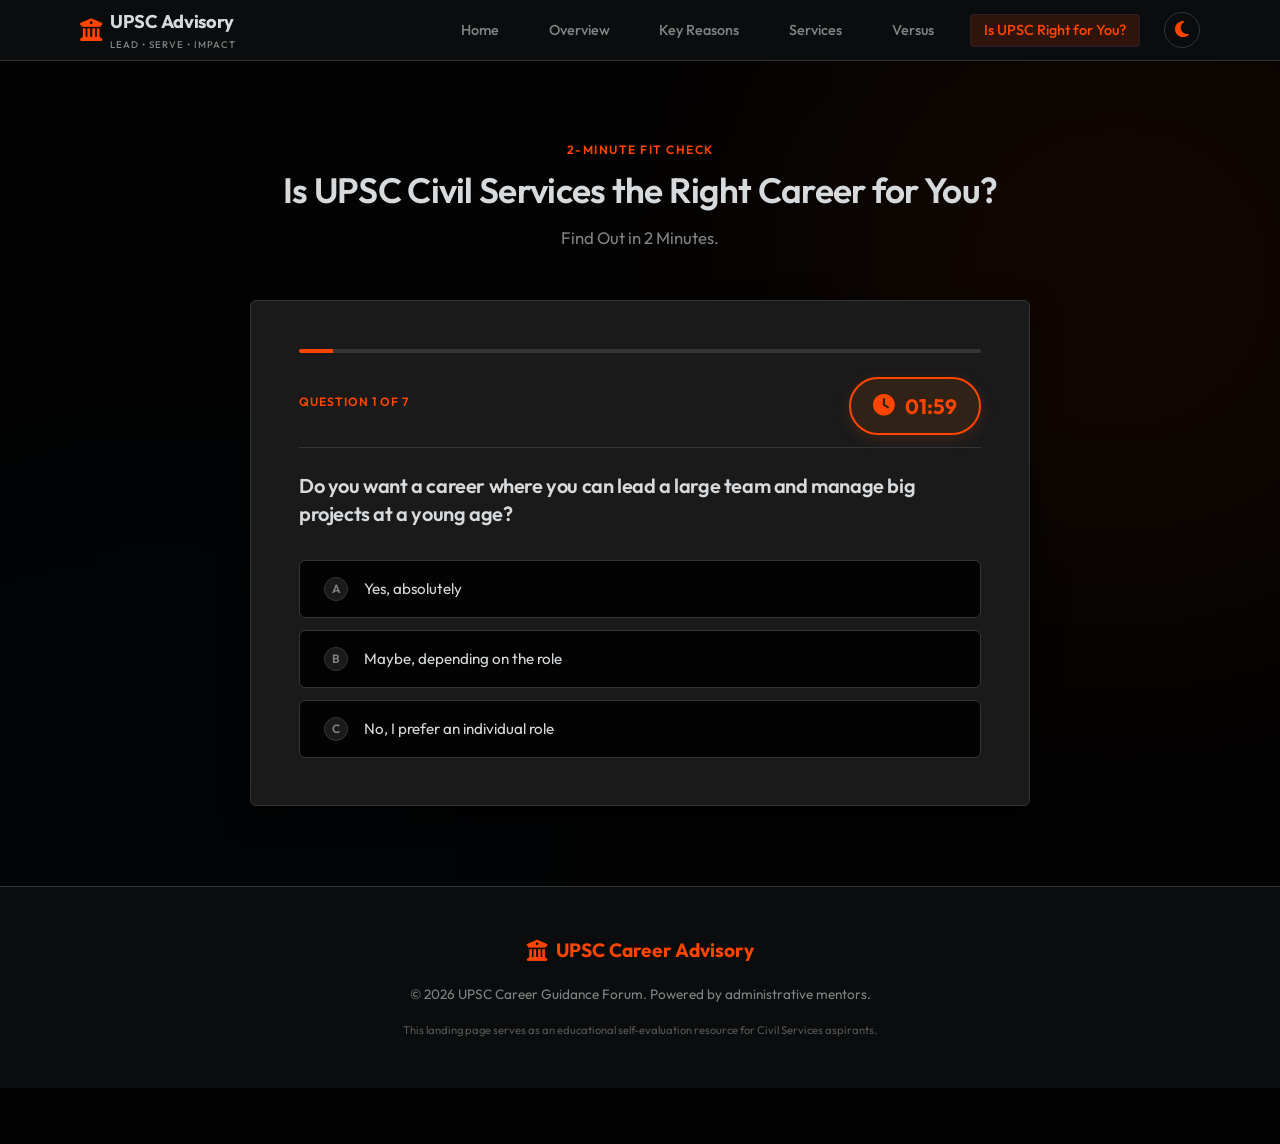
<file: quiz.html>
<!DOCTYPE html>
<html lang="en">
<head>
  <meta charset="UTF-8">
  <meta name="viewport" content="width=device-width, initial-scale=1.0, maximum-scale=1.0, user-scalable=no">
  <title>Is UPSC Right for You? | Quick 2-Minute Fit Check</title>
  <meta name="description" content="Find out if the Indian Civil Services matches your mindset and ambition. Answer 7 direct questions in 2 minutes.">
  
  <!-- Preconnect to Google Fonts -->
  <link rel="preconnect" href="https://fonts.googleapis.com">
  <link rel="preconnect" href="https://fonts.gstatic.com" crossorigin>
  <!-- Google Fonts: Outfit for clean text & headings -->
  <link href="https://fonts.googleapis.com/css2?family=Outfit:wght@300;400;500;600;700;800;900&display=swap" rel="stylesheet">
  
  <!-- FontAwesome Icons -->
  <link rel="stylesheet" href="https://cdnjs.cloudflare.com/ajax/libs/font-awesome/6.4.0/css/all.min.css">
  
  <!-- Custom Stylesheet -->
  <link rel="stylesheet" href="style.css?v=1.4">
</head>
<body class="quiz-page">

  <!-- Background overlay particles/shapes -->
  <div class="decorations">
    <div class="glow-orb orb-1"></div>
    <div class="glow-orb orb-2"></div>
  </div>

  <!-- Header -->
  <header>
    <div class="container header-container">
      <div class="logo">
        <a href="index.html" style="text-decoration: none; color: inherit; display: flex; align-items: center; gap: 0.5rem;">
          <div class="portal-logo">
            <i class="fa-solid fa-building-columns"></i>
          </div>
          <div class="logo-text">
            <span class="logo-title">UPSC Advisory</span>
            <span class="logo-subtitle">LEAD • SERVE • IMPACT</span>
          </div>
        </a>
      </div>
      
      <div class="header-right-actions">
        <nav class="desktop-nav">
          <ul>
            <li><a href="index.html#hero">Home</a></li>
            <li><a href="index.html#about">Overview</a></li>
            <li><a href="index.html#reasons">Key Reasons</a></li>
            <li><a href="index.html#services">Services</a></li>
            <li><a href="index.html#comparison">Versus</a></li>
            <li><a href="quiz.html" class="nav-btn-highlight active">Is UPSC Right for You?</a></li>
          </ul>
        </nav>
        <a href="quiz.html" class="header-cta-btn">Is UPSC Right for You?</a>
        <button id="theme-toggle" class="theme-toggle-btn" aria-label="Toggle Theme">
          <i class="fa-solid fa-moon"></i>
        </button>
      </div>
    </div>
  </header>

  <!-- Quiz Section Wrapper -->
  <section class="quiz-section page-quiz-section">
    <div class="container">
      <div class="section-header">
        <span class="section-subtitle">2-MINUTE FIT CHECK</span>
        <h2>Is UPSC Civil Services the Right Career for You?</h2>
        <p>Find Out in 2 Minutes.</p>
      </div>

      <div class="quiz-container card-glass">
        <!-- Quiz Questions -->
        <div id="quiz-question-box" class="quiz-step active">
          <div class="quiz-progress-bar">
            <div class="quiz-progress-fill" id="quiz-progress"></div>
          </div>
          <div class="quiz-header-row">
            <span class="question-counter" id="question-counter">Question 1 of 7</span>
            <div class="timer-capsule" id="timer-capsule">
              <i class="fa-solid fa-clock timer-icon"></i>
              <span id="timer-text">02:00</span>
            </div>
          </div>
          <h3 class="question-text" id="question-text">Question text goes here?</h3>
          
          <div class="quiz-options">
            <button class="option-btn" data-value="3">
              <span class="opt-indicator">A</span>
              <span class="opt-label">Yes, absolutely. This fits me well.</span>
            </button>
            <button class="option-btn" data-value="2">
              <span class="opt-indicator">B</span>
              <span class="opt-label">Somewhat or occasionally true.</span>
            </button>
            <button class="option-btn" data-value="1">
              <span class="opt-indicator">C</span>
              <span class="opt-label">Not really. I prefer other styles.</span>
            </button>
          </div>
        </div>

        <!-- Lead Capture Form Step [NEW] -->
        <div id="quiz-lead-capture" class="quiz-step">
          <div class="result-header">
            <i class="fa-solid fa-address-card result-icon"></i>
            <h3>Unlock Your Score Details</h3>
            <p style="font-size: 0.95rem; color: var(--color-text-secondary); margin-top: 0.5rem; text-align: center;">
              Enter your details below to generate your personalized UPSC compatibility rating and receive a customized strategy guide.
            </p>
          </div>

          <form id="lead-capture-form" class="counselling-form" onsubmit="handleLeadSubmit(event)" style="margin-top: 1.5rem;">
            <div class="form-grid">
              <div class="form-group">
                <label for="l-name">Full Name</label>
                <input type="text" id="l-name" required placeholder="e.g. Aditi Sharma">
              </div>
              <div class="form-group">
                <label for="l-email">Email Address</label>
                 <input type="email" id="l-email" required pattern="[a-zA-Z0-9._%+\-]+@[a-zA-Z0-9.\-]+\.[a-zA-Z]{2,}" title="Please enter a valid email address (e.g. name@domain.com)" placeholder="e.g. aditi@gmail.com">
              </div>
              <div class="form-group">
                <label for="l-phone">Phone Number</label>
                <div class="phone-input-wrapper">
                  <span class="phone-prefix">+91</span>
                  <input type="tel" id="l-phone" required pattern="[0-9]{10}" maxlength="10" title="Please enter a valid 10-digit mobile number." placeholder="9876543210" oninput="this.value = this.value.replace(/[^0-9]/g, '')">
                </div>
              </div>
            </div>

            <!-- Dynamic Pacing Feedback Box -->
            <div id="rushed-warning" class="rushed-warning-box">
              <h5 id="pacing-title"><i class="fa-solid fa-circle-check"></i> Response Recorded</h5>
              <p id="pacing-desc">You completed all questions in <strong id="rushed-elapsed">0</strong> seconds.</p>
              <div class="rushed-quote" id="pacing-quote">
                "Patience and steady focus are the hallmark traits of visionary civil servants."
              </div>
            </div>

            <button type="submit" id="reveal-results-btn" class="btn btn-primary btn-booking" style="margin-top: 1rem;">
              See If UPSC Is Right for You <i class="fa-solid fa-chevron-right"></i>
            </button>
          </form>
        </div>

        <!-- Quiz Results State -->
        <div id="quiz-result" class="quiz-step">
          <div class="result-header" style="margin-bottom: 1rem;">
            <i class="fa-solid fa-square-poll-vertical result-icon"></i>
            <h3>Your Compatibility Rating</h3>
            
            <!-- SVG Progress Score Dial [NEW] -->
            <div class="score-dial-container">
              <svg class="score-svg" viewBox="0 0 120 120">
                <circle class="score-bg-circle" cx="60" cy="60" r="50"></circle>
                <circle class="score-fill-circle" cx="60" cy="60" r="50" id="score-fill-circle"></circle>
              </svg>
              <div class="score-dial-content">
                <span class="score-text" id="score-text">0%</span>
                <span class="score-label" id="alignment-label">Compatibility</span>
              </div>
            </div>

            <!-- Time Taken Badge [NEW] -->
            <div class="time-taken-badge" style="display: flex; align-items: center; justify-content: center; gap: 0.4rem; font-size: 0.95rem; font-weight: 600; color: var(--color-text-secondary); margin-top: 0.5rem; margin-bottom: 0.5rem;">
              <i class="fa-regular fa-clock" style="color: var(--color-accent-orange);"></i> Time Taken: <span id="time-taken-text" style="color: var(--color-text-primary);">00:00</span>
            </div>
          </div>

          <div class="result-feedback-card" id="result-feedback-text">
            Feedback message.
          </div>

          <!-- Component-Level competency analysis [NEW] -->
          <div class="competency-analysis" id="competency-analysis" style="margin: 2.25rem 0; text-align: left; background: rgba(255, 255, 255, 0.02); border: var(--border-glass); border-radius: 8px; padding: 1.5rem;">
            <h4 style="font-size: 1.05rem; font-weight: 600; color: var(--color-text-primary); margin-top: 0; margin-bottom: 1.25rem; display: flex; align-items: center; gap: 0.5rem; font-family: var(--font-heading);">
              <i class="fa-solid fa-chart-bar" style="color: var(--color-accent-orange);"></i> Core Competency Breakdown
            </h4>
            <div class="competency-list" style="display: flex; flex-direction: column; gap: 1.1rem;">
              
              <!-- Component 1 -->
              <div class="comp-item">
                <div class="comp-meta" style="display: flex; justify-content: space-between; font-size: 0.85rem; font-weight: 600; color: var(--color-text-secondary); margin-bottom: 0.4rem;">
                  <span>Cognitive &amp; Analytical Fit</span>
                  <span id="comp-score-1" style="color: var(--color-text-primary);">0%</span>
                </div>
                <div class="comp-bar-bg" style="width: 100%; height: 8px; background: var(--color-border-primary); border-radius: 50px; overflow: hidden; position: relative;">
                  <div id="comp-bar-1" class="comp-bar-fill" style="width: 0%; height: 100%; background: var(--color-accent-orange); border-radius: 50px; transition: width 1.2s cubic-bezier(0.2, 0.8, 0.2, 1), background-color 1.2s ease;"></div>
                </div>
              </div>
              
              <!-- Component 2 -->
              <div class="comp-item">
                <div class="comp-meta" style="display: flex; justify-content: space-between; font-size: 0.85rem; font-weight: 600; color: var(--color-text-secondary); margin-bottom: 0.4rem;">
                  <span>Endurance &amp; Resilience</span>
                  <span id="comp-score-2" style="color: var(--color-text-primary);">0%</span>
                </div>
                <div class="comp-bar-bg" style="width: 100%; height: 8px; background: var(--color-border-primary); border-radius: 50px; overflow: hidden; position: relative;">
                  <div id="comp-bar-2" class="comp-bar-fill" style="width: 0%; height: 100%; background: var(--color-accent-orange); border-radius: 50px; transition: width 1.2s cubic-bezier(0.2, 0.8, 0.2, 1), background-color 1.2s ease;"></div>
                </div>
              </div>
              
              <!-- Component 3 -->
              <div class="comp-item">
                <div class="comp-meta" style="display: flex; justify-content: space-between; font-size: 0.85rem; font-weight: 600; color: var(--color-text-secondary); margin-bottom: 0.4rem;">
                  <span>Leadership &amp; Responsibility</span>
                  <span id="comp-score-3" style="color: var(--color-text-primary);">0%</span>
                </div>
                <div class="comp-bar-bg" style="width: 100%; height: 8px; background: var(--color-border-primary); border-radius: 50px; overflow: hidden; position: relative;">
                  <div id="comp-bar-3" class="comp-bar-fill" style="width: 0%; height: 100%; background: var(--color-accent-orange); border-radius: 50px; transition: width 1.2s cubic-bezier(0.2, 0.8, 0.2, 1), background-color 1.2s ease;"></div>
                </div>
              </div>
              
              <!-- Component 4 -->
              <div class="comp-item">
                <div class="comp-meta" style="display: flex; justify-content: space-between; font-size: 0.85rem; font-weight: 600; color: var(--color-text-secondary); margin-bottom: 0.4rem;">
                  <span>Public Welfare Alignment</span>
                  <span id="comp-score-4" style="color: var(--color-text-primary);">0%</span>
                </div>
                <div class="comp-bar-bg" style="width: 100%; height: 8px; background: var(--color-border-primary); border-radius: 50px; overflow: hidden; position: relative;">
                  <div id="comp-bar-4" class="comp-bar-fill" style="width: 0%; height: 100%; background: var(--color-accent-orange); border-radius: 50px; transition: width 1.2s cubic-bezier(0.2, 0.8, 0.2, 1), background-color 1.2s ease;"></div>
                </div>
              </div>
              
              <!-- Component 5 -->
              <div class="comp-item">
                <div class="comp-meta" style="display: flex; justify-content: space-between; font-size: 0.85rem; font-weight: 600; color: var(--color-text-secondary); margin-bottom: 0.4rem;">
                  <span>Ethics &amp; Integrity Fit</span>
                  <span id="comp-score-5" style="color: var(--color-text-primary);">0%</span>
                </div>
                <div class="comp-bar-bg" style="width: 100%; height: 8px; background: var(--color-border-primary); border-radius: 50px; overflow: hidden; position: relative;">
                  <div id="comp-bar-5" class="comp-bar-fill" style="width: 0%; height: 100%; background: var(--color-accent-orange); border-radius: 50px; transition: width 1.2s cubic-bezier(0.2, 0.8, 0.2, 1), background-color 1.2s ease;"></div>
                </div>
              </div>
              
            </div>
          </div>

          <!-- CTA to book counselling -->
          <div class="booking-cta-container" id="booking-cta-container" style="text-align: center; margin: 2rem 0;">
            <button class="btn btn-primary btn-booking btn-shimmer" onclick="revealBookingForm()">
              Schedule 1-to-1 UPSC Mentor Guidance <i class="fa-solid fa-calendar-days" style="margin-left: 0.5rem;"></i>
            </button>
          </div>

          <!-- Counselling Booking Box (Simplified - Auto-filled and Hidden Contact Fields) -->
          <div class="counselling-booking-box" id="counselling-booking-box" style="display: none;">
            <div class="counselling-header">
              <i class="fa-solid fa-circle-user counselling-avatar"></i>
              <div class="counselling-meta">
                <h4>Schedule a 1-to-1 UPSC Guidance Session</h4>
                <p>Discuss your fit check score and plan your college strategy roadmap with an expert civil services mentor.</p>
              </div>
            </div>
            
            <form id="counselling-form" class="counselling-form" onsubmit="handleCounsellingSubmit(event)">
              <!-- Hidden parameters populated from lead step -->
              <input type="hidden" id="c-name">
              <input type="hidden" id="c-email">
              <input type="hidden" id="c-phone">

              <button type="submit" class="btn btn-primary btn-booking" style="margin-top: 0.5rem; width: 100%;">Request Free Mentorship Session <i class="fa-solid fa-calendar-check" style="margin-left: 0.5rem;"></i></button>
            </form>

            <div id="booking-success" class="booking-success-message">
              <i class="fa-solid fa-circle-check"></i>
              <div>
                <h5>Mentorship Session Requested!</h5>
                <p>An expert civil services mentor will contact you at <span id="confirmed-email">Email</span> shortly to schedule your guidance session.</p>
              </div>
            </div>
          </div>
        </div>
      </div>
    </div>
  </section>

  <!-- Footer -->
  <footer style="margin-bottom: 56px;">
    <div class="container footer-container">
      <div class="footer-brand">
        <i class="fa-solid fa-building-columns" style="font-size: 1.3rem;"></i>
        <span>UPSC Career Advisory</span>
      </div>
      <p>&copy; 2026 UPSC Career Guidance Forum. Powered by administrative mentors.</p>
      <p class="footer-note">This landing page serves as an educational self-evaluation resource for Civil Services aspirants.</p>
    </div>
  </footer>

  <!-- App-like Mobile Bottom Navigation Bar -->
  <div class="mobile-bottom-nav">
    <a href="index.html#hero" class="mobile-nav-link"><i class="fa-solid fa-house"></i><span>Home</span></a>
    <a href="index.html#reasons" class="mobile-nav-link"><i class="fa-solid fa-list-check"></i><span>Reasons</span></a>
    <a href="quiz.html" class="mobile-nav-link center-fab active">
      <div class="fab-circle">
        <i class="fa-solid fa-compass"></i>
      </div>
      <span>Fit Check</span>
    </a>
    <a href="index.html#services" class="mobile-nav-link"><i class="fa-solid fa-layer-group"></i><span>Services</span></a>
    <a href="index.html#comparison" class="mobile-nav-link"><i class="fa-solid fa-scale-balanced"></i><span>Versus</span></a>
  </div>

  <!-- Script tags -->
  <script src="quiz.js?v=1.5"></script>
</body>
</html>
</file>
<file: style.css>
/* ==========================================
   COLOR AND STYLE DESIGN SYSTEM (DARK BY DEFAULT)
   ========================================== */
:root {
  /* Colors - Obsidian Dark Palette & Orangered Highlights */
  --color-bg-base: #030303;          /* Base dark background */
  --color-bg-deep: #0b0c0d;          /* Header/Footer deep background */
  --color-bg-surface: #1a1a1b;       /* Card/Panel background */
  --color-bg-glass: rgba(26, 26, 27, 0.75);
  
  --color-text-primary: #d7dadc;     /* Clean light-grey text */
  --color-text-secondary: #818384;   /* Secondary slate text */
  --color-text-muted: #565758;
  
  --color-accent-orange: #ff4500;     /* Orange-red primary accent */
  --color-accent-orange-hover: #ff5722;
  --color-accent-orange-glow: rgba(255, 69, 0, 0.15);
  --color-accent-blue: #7193ff;       
  --color-accent-red: #ff585b;        /* Downvote/Caution red */
  --color-accent-green: #46d160;      /* Success green */
  
  --color-border-primary: #343536;    /* Standard card border */
  --color-border-hover: #474748;
  
  /* Fonts */
  --font-body: 'Outfit', sans-serif;
  
  /* Borders */
  --border-glass: 1px solid var(--color-border-primary);
  --border-radius-sm: 4px;
  --border-radius-md: 8px;
  --border-radius-lg: 12px;
  
  /* Shadows & Blurs */
  --shadow-sm: 0 2px 4px rgba(0, 0, 0, 0.5);
  --shadow-lg: 0 10px 30px rgba(0, 0, 0, 0.7);
  --shadow-orange: 0 0 15px rgba(255, 69, 0, 0.1);
  --blur-glass: blur(12px);
}

/* ==========================================
   LIGHT MODE ACCENTS (LINKEDIN INSPIRED)
   ========================================== */
body.light-theme {
  /* Colors - LinkedIn Light Mode Palette */
  --color-bg-base: #f3f2ef;          /* Base light-grey background */
  --color-bg-deep: #ffffff;          /* Header/Footer background */
  --color-bg-surface: #ffffff;       /* Card/Panel background */
  --color-bg-glass: rgba(255, 255, 255, 0.9);
  
  --color-text-primary: #191919;     /* Dark charcoal text */
  --color-text-secondary: #666666;   /* Secondary grey metadata */
  --color-text-muted: #8c8c8c;
  
  --color-accent-orange: #0a66c2;     /* LinkedIn Blue */
  --color-accent-orange-hover: #004182;  /* Hover dark blue */
  --color-accent-orange-glow: rgba(10, 102, 194, 0.08);
  --color-accent-blue: #3b82f6;       
  --color-accent-red: #d11124;        /* Caution red */
  --color-accent-green: #057642;      /* Success green */
  
  --color-border-primary: #e0e0e0;    /* Standard light border */
  --color-border-hover: #b3b3b3;
  
  /* Shadows */
  --shadow-sm: 0 1px 3px rgba(0, 0, 0, 0.05);
  --shadow-lg: 0 4px 12px rgba(0, 0, 0, 0.08);
  --shadow-orange: 0 0 15px rgba(10, 102, 194, 0.1);
}

/* ==========================================
   RESET & BASE STYLES
   ========================================== */
*, *::before, *::after {
  box-sizing: border-box;
  margin: 0;
  padding: 0;
}

html {
  scroll-behavior: smooth;
  font-size: 16px;
  -webkit-text-size-adjust: 100%;
}

body {
  font-family: var(--font-body);
  font-weight: 400;
  -webkit-font-smoothing: antialiased;
  -moz-osx-font-smoothing: grayscale;
  background-color: var(--color-bg-base);
  color: var(--color-text-primary);
  line-height: 1.65;
  overflow-x: hidden;
  position: relative;
  -webkit-tap-highlight-color: transparent;
  transition: background-color 0.3s ease, color 0.3s ease;
}

/* Smooth theme transition for structural elements */
body, header, footer, section, div, h1, h2, h3, h4, p, a, button, input, select, table, tr, td, th {
  transition: background-color 0.3s ease, border-color 0.3s ease, color 0.3s ease, box-shadow 0.3s ease;
}

/* Background Decorations */
.decorations {
  position: absolute;
  top: 0;
  left: 0;
  width: 100%;
  height: 100%;
  z-index: -1;
  pointer-events: none;
  overflow: hidden;
}

.glow-orb {
  position: absolute;
  border-radius: 50%;
  filter: blur(150px);
}

.orb-1 {
  top: 5%;
  right: -5%;
  width: 35vw;
  height: 35vw;
  background-color: var(--color-accent-orange-glow);
  opacity: 0.8;
}

.orb-2 {
  top: 50%;
  left: -10%;
  width: 45vw;
  height: 45vw;
  background-color: rgba(10, 102, 194, 0.04);
  opacity: 0.8;
}

/* Custom Scrollbar */
::-webkit-scrollbar {
  width: 12px;
}

::-webkit-scrollbar-track {
  background: var(--color-bg-base);
}

::-webkit-scrollbar-thumb {
  background: #343536;
  border-radius: 6px;
  border: 3px solid var(--color-bg-base);
}

body.light-theme ::-webkit-scrollbar-thumb {
  background: #c7c7c7;
}

::-webkit-scrollbar-thumb:hover {
  background: #474748;
}

body.light-theme ::-webkit-scrollbar-thumb:hover {
  background: #a6a6a6;
}

/* Typography elements */
h1, h2, h3, h4 {
  font-weight: 600;
  line-height: 1.25;
  color: var(--color-text-primary);
  letter-spacing: -0.02em;
}

p {
  color: var(--color-text-secondary);
  font-weight: 400;
}

a {
  color: var(--color-accent-orange);
  text-decoration: none;
  transition: all 0.25s ease;
}

a:hover {
  color: var(--color-accent-orange-hover);
}

.container {
  width: 90%;
  max-width: 1200px;
  margin: 0 auto;
  padding: 0 1rem;
}

/* ==========================================
   REUSABLE UI COMPONENTS
   ========================================== */
.card-glass {
  background: var(--color-bg-surface);
  border: var(--border-glass);
  border-radius: var(--border-radius-md);
  box-shadow: var(--shadow-lg);
  transition: border-color 0.3s ease, box-shadow 0.3s ease;
}

.card-glass:hover {
  border-color: var(--color-border-hover);
}

.btn {
  display: inline-flex;
  align-items: center;
  justify-content: center;
  gap: 0.5rem;
  padding: 0.55rem 2.5rem;
  font-family: var(--font-body);
  font-size: 0.95rem;
  font-weight: 600;
  border-radius: 9999px;
  cursor: pointer;
  transition: all 0.2s ease;
  text-transform: none;
  letter-spacing: 0.3px;
}

.btn-primary {
  background: var(--color-accent-orange);
  color: #ffffff;
  border: 1px solid var(--color-accent-orange);
}

.btn-primary:hover {
  background: var(--color-accent-orange-hover);
  border-color: var(--color-accent-orange-hover);
  transform: scale(1.02);
}

.btn-secondary {
  background: transparent;
  color: var(--color-accent-orange);
  border: 1px solid var(--color-accent-orange);
}

.btn-secondary:hover {
  background: var(--color-accent-orange-glow);
  transform: scale(1.02);
}

.btn-primary, .nav-btn-highlight, .header-cta-btn {
  position: relative;
  overflow: hidden;
}

.btn-primary::after, .nav-btn-highlight::after, .header-cta-btn::after {
  content: '';
  position: absolute;
  top: 0;
  left: -50%;
  width: 30%;
  height: 100%;
  background: linear-gradient(
    to right,
    rgba(255, 255, 255, 0) 0%,
    rgba(255, 255, 255, 0.45) 50%,
    rgba(255, 255, 255, 0) 100%
  );
  transform: skewX(-25deg);
  transition: 0.75s;
  opacity: 0;
}

.btn-primary:hover::after, .nav-btn-highlight:hover::after, .header-cta-btn:hover::after {
  left: 125%;
  opacity: 1;
}

body.light-theme .btn-primary {
  color: #ffffff !important;
}

.highlight {
  color: var(--color-accent-orange);
}

.section-subtitle {
  font-size: 0.75rem;
  font-weight: 600;
  letter-spacing: 1.5px;
  color: var(--color-accent-orange);
  text-transform: uppercase;
  display: block;
  margin-bottom: 0.5rem;
}

.section-header {
  text-align: center;
  margin-bottom: 3rem;
}

.section-header h2 {
  font-size: 2.2rem;
  font-weight: 600;
  margin-bottom: 0.75rem;
}

.section-header p {
  max-width: 650px;
  margin: 0 auto;
  font-size: 1.05rem;
  font-weight: 400;
}

/* ==========================================
   HEADER / NAVIGATION & THEME SWITCHER
   ========================================== */
header {
  position: fixed;
  top: 0;
  left: 0;
  width: 100%;
  z-index: 100;
  background: var(--color-bg-deep);
  border-bottom: var(--border-glass);
  transition: all 0.25s ease;
}

.header-container {
  display: flex;
  justify-content: space-between;
  align-items: center;
  height: 60px;
}

.logo {
  display: flex;
  align-items: center;
  gap: 0.6rem;
}

.portal-logo {
  font-size: 1.4rem;
  color: var(--color-accent-orange);
  display: flex;
  align-items: center;
}

.logo-text {
  display: flex;
  flex-direction: column;
}

.logo-title {
  font-size: 1.15rem;
  font-weight: 700;
  color: var(--color-text-primary);
  letter-spacing: -0.3px;
}

.logo-subtitle {
  font-size: 0.6rem;
  font-weight: 500;
  letter-spacing: 1px;
  color: var(--color-text-secondary);
}

.header-right-actions {
  display: flex;
  align-items: center;
  gap: 1.5rem;
}

.desktop-nav ul {
  display: flex;
  list-style: none;
  align-items: center;
  gap: 1.5rem;
}

.desktop-nav a {
  font-size: 0.9rem;
  font-weight: 500;
  color: var(--color-text-secondary);
  padding: 0.4rem 0.8rem;
  border-radius: 4px;
  transition: all 0.15s ease;
}

.desktop-nav a:hover, .desktop-nav a.active {
  background: var(--color-accent-orange-glow);
  color: var(--color-accent-orange);
  text-decoration: none;
}

.nav-btn-highlight {
  background: var(--color-accent-orange-glow);
  border: 1px solid rgba(10, 102, 194, 0.15);
  color: var(--color-accent-orange) !important;
  font-weight: 500;
}

.nav-btn-highlight:hover {
  background: var(--color-accent-orange) !important;
  color: #ffffff !important;
  border-color: var(--color-accent-orange);
}

/* Theme Switcher Button */
.theme-toggle-btn {
  background: transparent;
  border: 1px solid var(--color-border-primary);
  width: 36px;
  height: 36px;
  border-radius: 50%;
  color: var(--color-accent-orange);
  cursor: pointer;
  display: flex;
  align-items: center;
  justify-content: center;
  font-size: 1.15rem;
  transition: all 0.2s ease;
  outline: none;
}

.theme-toggle-btn:hover {
  background: var(--color-accent-orange-glow);
  border-color: var(--color-accent-orange);
  transform: scale(1.05);
}

.header-cta-btn {
  display: none;
}

/* ==========================================
   HERO SECTION
   ========================================== */
.hero {
  position: relative;
  padding: 120px 0 80px 0;
  background-color: var(--color-bg-base);
  min-height: 80vh;
  display: flex;
  align-items: center;
}

.hero-split {
  display: grid;
  grid-template-columns: 1.2fr 1fr;
  gap: 3rem;
  align-items: center;
}

.hero-badge {
  display: inline-flex;
  align-items: center;
  gap: 0.4rem;
  padding: 0.3rem 0.8rem;
  background: var(--color-accent-orange-glow);
  border: 1px solid rgba(10, 102, 194, 0.15);
  border-radius: 9999px;
  font-size: 0.72rem;
  letter-spacing: 0.8px;
  font-weight: 500;
  color: var(--color-accent-orange);
  margin-bottom: 1.5rem;
}

.badge-dot {
  width: 6px;
  height: 6px;
  background-color: var(--color-accent-orange);
  border-radius: 50%;
  animation: pulse 2s infinite;
}

.hero h1 {
  font-size: 2.85rem;
  font-weight: 700;
  color: var(--color-text-primary);
  letter-spacing: -0.5px;
  margin-bottom: 1rem;
}

.hero-tagline {
  font-size: 1.35rem;
  color: var(--color-accent-orange);
  margin-bottom: 1.5rem;
  font-weight: 500;
}

.hero-desc {
  font-size: 1rem;
  line-height: 1.6;
  margin-bottom: 2.5rem;
  color: var(--color-text-secondary);
}

.hero-actions {
  display: flex;
  gap: 1rem;
}

.hero-image-side {
  display: flex;
  justify-content: center;
}

.image-frame-glow {
  position: relative;
  border-radius: var(--border-radius-lg);
  overflow: hidden;
  box-shadow: 0 10px 20px rgba(0, 0, 0, 0.05), 0 0 35px var(--color-accent-orange-glow);
  border: 1px solid rgba(10, 102, 194, 0.2);
  transition: transform 0.3s ease;
}

.image-frame-glow:hover {
  transform: translateY(-5px);
}

.hero-main-img {
  width: 100%;
  height: auto;
  display: block;
  object-fit: cover;
}

.image-overlay-info {
  position: absolute;
  bottom: 1rem;
  left: 1rem;
  z-index: 5;
}

.img-badge {
  background: var(--color-bg-glass);
  backdrop-filter: var(--blur-glass);
  border: 1px solid var(--color-border-primary);
  padding: 0.4rem 1rem;
  border-radius: 9999px;
  font-size: 0.75rem;
  font-weight: 500;
  color: var(--color-text-primary);
}

.hero-wave {
  position: absolute;
  bottom: 0;
  left: 0;
  width: 100%;
  line-height: 0;
}

.hero-wave svg {
  position: relative;
  display: block;
  width: calc(100% + 1.3px);
  height: 40px;
}

.hero-wave .shape-fill {
  fill: var(--color-bg-base);
}

@keyframes pulse {
  0% { transform: scale(0.9); box-shadow: 0 0 0 0 rgba(10, 102, 194, 0.7); }
  70% { transform: scale(1); box-shadow: 0 0 0 6px rgba(10, 102, 194, 0); }
  100% { transform: scale(0.9); box-shadow: 0 0 0 0 rgba(10, 102, 194, 0); }
}

/* ==========================================
   INTRODUCTION SECTION
   ========================================== */
.intro {
  padding: 60px 0;
}

.intro-card {
  padding: 3rem;
  background-color: var(--color-bg-surface);
  border: var(--border-glass);
}

.intro-grid {
  display: grid;
  grid-template-columns: 1.2fr 1fr;
  gap: 3rem;
  align-items: center;
}

.intro-text h2 {
  font-size: 1.8rem;
  font-weight: 600;
  margin-bottom: 1.2rem;
  letter-spacing: -0.3px;
}

.accent-text {
  color: var(--color-text-primary);
}

.intro-text p {
  font-size: 1rem;
  color: var(--color-text-secondary);
  font-weight: 400;
}

.intro-quote {
  border-left: 3px solid var(--color-accent-orange);
  padding-left: 2rem;
  display: flex;
  flex-direction: column;
  gap: 1rem;
}

.portal-quote {
  font-size: 1.25rem;
  color: var(--color-accent-orange);
  font-weight: 600;
  line-height: 1.35;
}

.quote-explanation {
  font-size: 0.9rem;
  line-height: 1.6;
  font-weight: 400;
}

/* ==========================================
   MASTER EXPLORER SECTION (FOLD 2)
   ========================================== */
.explorer-section {
  padding: 60px 0;
}

.explorer-tabs-container {
  display: flex;
  justify-content: center;
  gap: 0.5rem;
  padding: 0.35rem;
  background: var(--color-bg-deep);
  border: var(--border-glass);
  border-radius: var(--border-radius-lg);
  margin-bottom: 2.5rem;
}

.master-tab-btn {
  background: transparent;
  border: none;
  color: var(--color-text-secondary);
  padding: 0.8rem 1.8rem;
  font-family: var(--font-body);
  font-size: 0.95rem;
  font-weight: 500;
  border-radius: var(--border-radius-md);
  cursor: pointer;
  display: inline-flex;
  align-items: center;
  gap: 0.6rem;
  transition: all 0.25s cubic-bezier(0.4, 0, 0.2, 1);
}

.master-tab-btn i {
  transition: transform 0.2s ease;
}

.master-tab-btn:hover {
  color: var(--color-accent-orange);
  background: var(--color-accent-orange-glow);
}

.master-tab-btn.active {
  color: #ffffff !important;
  background: var(--color-accent-orange);
  box-shadow: 0 4px 14px rgba(255, 107, 0, 0.4);
  transform: translateY(-1px);
}

.master-tab-btn.active i {
  transform: scale(1.15);
}

body.light-theme .master-tab-btn.active {
  color: #ffffff !important;
  box-shadow: 0 4px 12px rgba(255, 107, 0, 0.25);
}

.explorer-panel {
  display: none;
}

.explorer-panel.active {
  display: block;
  animation: fadeIn 0.35s ease forwards;
}

.explorer-panel .reasons,
.explorer-panel .services,
.explorer-panel .comparison {
  padding: 0;
  border: none;
}

/* ==========================================
   KEY REASONS SECTION
   ========================================== */
.reasons {
  padding: 60px 0;
}

.reasons-filter {
  display: flex;
  justify-content: center;
  gap: 0.5rem;
  flex-wrap: wrap;
  margin-bottom: 2.5rem;
}

.filter-btn {
  background: var(--color-bg-surface);
  border: var(--border-glass);
  color: var(--color-text-secondary);
  padding: 0.5rem 1.2rem;
  border-radius: 9999px;
  font-family: var(--font-body);
  font-weight: 500;
  font-size: 0.85rem;
  cursor: pointer;
  transition: all 0.2s ease;
  display: flex;
  align-items: center;
  gap: 0.4rem;
}

.filter-btn:hover, .filter-btn.active {
  background: var(--color-accent-orange-glow);
  color: var(--color-accent-orange);
  border-color: var(--color-accent-orange);
}

.reasons-grid {
  display: grid;
  grid-template-columns: repeat(auto-fill, minmax(340px, 1fr));
  gap: 1.5rem;
}

.reason-card {
  background: var(--color-bg-surface);
  border: var(--border-glass);
  padding: 2rem;
  border-radius: 6px;
  display: flex;
  flex-direction: column;
  gap: 1rem;
  height: 100%;
  transition: transform 0.3s cubic-bezier(0.2, 0.8, 0.2, 1), 
              box-shadow 0.3s ease, 
              border-color 0.3s ease, 
              background-color 0.3s ease;
}

.reason-card:hover {
  transform: translateY(-4px) scale(1.02);
  border-color: var(--color-accent-orange);
  box-shadow: 0 12px 24px rgba(0, 0, 0, 0.15), var(--shadow-orange);
}

.reason-card:hover .reason-icon i {
  animation: float 2s ease-in-out infinite;
}

.reason-card.hidden {
  display: none;
}

.reason-header-row {
  display: flex;
  align-items: center;
  justify-content: space-between;
}

.reason-icon {
  width: 40px;
  height: 40px;
  background: var(--color-accent-orange-glow);
  border-radius: 6px;
  display: flex;
  align-items: center;
  justify-content: center;
  color: var(--color-accent-orange);
  font-size: 1.1rem;
}

.reason-num {
  font-size: 0.85rem;
  font-weight: 600;
  color: var(--color-accent-orange);
  border: 1px solid var(--color-accent-orange-glow);
  background: var(--color-accent-orange-glow);
  padding: 1px 6px;
  border-radius: 4px;
}

.reason-title {
  font-size: 1.15rem;
  font-weight: 600;
  color: var(--color-text-primary);
  line-height: 1.3;
}

.reason-body-text {
  font-size: 0.9rem;
  color: var(--color-text-secondary);
  font-weight: 400;
  line-height: 1.6;
}

.reason-footer {
  margin-top: auto;
  padding-top: 8px;
  border-top: 1px solid rgba(0, 0, 0, 0.04);
}

.reason-tag {
  font-size: 0.75rem;
  font-weight: 500;
  color: var(--color-text-secondary);
}

/* ==========================================
   SERVICES SHOWCASE SECTION
   ========================================== */
.services {
  padding: 60px 0;
  background: var(--color-bg-base);
  border-top: var(--border-glass);
  border-bottom: var(--border-glass);
}

.services-container {
  display: grid;
  grid-template-columns: 280px 1fr;
  gap: 2rem;
  margin-top: 1.5rem;
}

.services-tabs {
  display: flex;
  flex-direction: column;
  gap: 0.5rem;
}

.tab-link {
  background: var(--color-bg-surface);
  border: var(--border-glass);
  padding: 1rem;
  border-radius: var(--border-radius-sm);
  color: var(--color-text-secondary);
  font-family: var(--font-body);
  text-align: left;
  cursor: pointer;
  transition: all 0.2s ease;
  display: flex;
  flex-direction: column;
  gap: 0.15rem;
}

.tab-link:hover {
  background: var(--color-accent-orange-glow);
  border-color: var(--color-border-hover);
}

.tab-link.active {
  background: var(--color-bg-surface);
  border-color: var(--color-accent-orange);
  color: var(--color-accent-orange);
}

.tab-abbr {
  font-size: 1.05rem;
  font-weight: 600;
  display: flex;
  align-items: center;
  gap: 0.5rem;
}

.tab-full {
  font-size: 0.7rem;
  color: var(--color-text-muted);
}

.tab-link.active .tab-abbr {
  color: var(--color-accent-orange);
}

.tab-link.active .tab-full {
  color: var(--color-text-secondary);
}

.services-content-wrapper {
  background: var(--color-bg-surface);
  border: var(--border-glass);
  border-radius: 6px;
  padding: 2.5rem;
  box-shadow: var(--shadow-sm);
}

.tab-content {
  display: none;
  animation: fadeIn 0.3s ease forwards;
}

.tab-content.active {
  display: block;
}

.service-panel-grid {
  display: grid;
  grid-template-columns: 1.5fr 1fr;
  gap: 2.5rem;
  align-items: center;
}

.service-info h3 {
  font-size: 1.6rem;
  font-weight: 600;
  color: var(--color-text-primary);
  margin-bottom: 0.4rem;
}

.service-focus-tag {
  display: inline-block;
  font-size: 0.75rem;
  color: var(--color-accent-orange);
  text-transform: uppercase;
  letter-spacing: 1px;
  font-weight: 600;
  margin-bottom: 1.2rem;
}

.service-description {
  font-size: 0.95rem;
  line-height: 1.6;
  margin-bottom: 1.5rem;
  font-weight: 400;
}

.service-responsibilities h4 {
  font-size: 0.9rem;
  font-weight: 600;
  color: var(--color-text-primary);
  margin-bottom: 0.75rem;
  text-transform: uppercase;
}

.service-responsibilities ul {
  list-style: none;
  display: flex;
  flex-direction: column;
  gap: 0.6rem;
}

.service-responsibilities li {
  font-size: 0.9rem;
  color: var(--color-text-secondary);
  display: flex;
  gap: 0.6rem;
  align-items: flex-start;
  font-weight: 400;
}

.service-responsibilities li i {
  color: var(--color-accent-orange);
  margin-top: 0.2rem;
  font-size: 0.85rem;
}

.service-visual, .service-visual-ips, .service-visual-ifs, .service-visual-irs, .service-visual-central {
  display: flex;
  flex-direction: column;
  align-items: center;
  justify-content: center;
  background: var(--color-bg-base);
  height: 200px;
  border-radius: var(--border-radius-sm);
  border: var(--border-glass);
  position: relative;
  color: var(--color-accent-orange);
}

.service-huge-icon {
  font-size: 4rem;
  opacity: 0.85;
  transition: transform 0.3s ease;
  animation: float 4s ease-in-out infinite;
}

.service-visual:hover .service-huge-icon {
  transform: scale(1.1) rotate(5deg);
}

.visual-badge {
  position: absolute;
  bottom: 1rem;
  padding: 0.3rem 0.8rem;
  background: var(--color-bg-surface);
  border: var(--border-glass);
  border-radius: 4px;
  font-size: 0.7rem;
  color: var(--color-text-primary);
  font-weight: 500;
}

@keyframes fadeIn {
  from {
    opacity: 0;
    transform: translateY(12px) scale(0.97);
  }
  to {
    opacity: 1;
    transform: translateY(0) scale(1);
  }
}

@keyframes float {
  0% { transform: translateY(0px); }
  50% { transform: translateY(-6px); }
  100% { transform: translateY(0px); }
}

@keyframes border-pulse-caution {
  0% {
    border-color: rgba(209, 17, 36, 0.2);
    box-shadow: 0 8px 32px rgba(0, 0, 0, 0.08), 0 0 0 0 rgba(209, 17, 36, 0.1);
  }
  50% {
    border-color: rgba(209, 17, 36, 0.45);
    box-shadow: 0 8px 32px rgba(0, 0, 0, 0.08), 0 0 16px 6px rgba(209, 17, 36, 0.15);
  }
  100% {
    border-color: rgba(209, 17, 36, 0.2);
    box-shadow: 0 8px 32px rgba(0, 0, 0, 0.08), 0 0 0 0 rgba(209, 17, 36, 0.1);
  }
}

/* ==========================================
   COMPARISON TABLE SECTION
   ========================================== */
.comparison {
  padding: 60px 0;
}

.comparison-wrapper {
  margin-top: 1rem;
}

.comparison-card {
  padding: 1.5rem;
  background-color: var(--color-bg-surface);
  border-radius: 6px;
}

table {
  width: 100%;
  border-collapse: collapse;
  text-align: left;
}

th {
  font-size: 0.95rem;
  font-weight: 600;
  color: var(--color-text-primary);
  padding: 1.2rem;
  border-bottom: 2px solid var(--color-border-primary);
}

th:first-child {
  color: var(--color-text-secondary);
}

td {
  padding: 1.2rem;
  border-bottom: 1px solid var(--color-border-primary);
  font-size: 0.9rem;
  vertical-align: middle;
  font-weight: 400;
}

tr:last-child td {
  border-bottom: none;
}

.aspect-title {
  font-weight: 600;
  color: var(--color-text-primary);
  width: 18%;
}

.upsc-col {
  color: var(--color-text-primary);
  width: 41%;
}

.conv-col {
  color: var(--color-text-secondary);
  width: 41%;
}

.icon-bullet {
  color: var(--color-accent-orange);
  margin-right: 0.4rem;
  font-size: 0.8rem;
}

.conv-col .icon-bullet {
  color: var(--color-text-muted);
}

tr:hover td {
  background: var(--color-accent-orange-glow);
}

/* ==========================================
   INTERACTIVE QUIZ SECTION
   ========================================== */
.quiz-section {
  padding: 60px 0;
}

.quiz-container {
  max-width: 780px;
  margin: 0 auto;
  min-height: 380px;
  padding: 3rem;
  border-radius: 6px;
  background-color: var(--color-bg-surface);
}

.quiz-step {
  display: none;
  height: 100%;
  animation: fadeIn 0.3s ease forwards;
}

.quiz-step.active {
  display: flex;
  flex-direction: column;
  justify-content: center;
}

.quiz-intro-content {
  text-align: center;
  display: flex;
  flex-direction: column;
  align-items: center;
  gap: 1.2rem;
}

.quiz-hero-icon {
  font-size: 3.5rem;
  margin-bottom: 0.5rem;
  color: var(--color-accent-orange);
}

.quiz-intro-content h3 {
  font-size: 1.4rem;
  color: var(--color-text-primary);
}

.quiz-intro-content p {
  max-width: 550px;
  margin-bottom: 1rem;
  font-size: 0.95rem;
}

/* Question Active Styles */
.quiz-progress-bar {
  width: 100%;
  height: 4px;
  background: var(--color-border-primary);
  border-radius: 2px;
  margin-bottom: 1.5rem;
  overflow: hidden;
}

.quiz-progress-fill {
  height: 100%;
  width: 15%;
  background: var(--color-accent-orange);
  transition: width 0.3s cubic-bezier(0.16, 1, 0.3, 1);
}

.question-counter {
  font-size: 0.75rem;
  letter-spacing: 1px;
  font-weight: 600;
  color: var(--color-accent-orange);
  text-transform: uppercase;
  margin-bottom: 0.5rem;
}

.question-text {
  font-size: 1.25rem;
  font-weight: 600;
  color: var(--color-text-primary);
  margin-bottom: 2rem;
  line-height: 1.4;
}

.quiz-options {
  display: flex;
  flex-direction: column;
  gap: 0.75rem;
}

.option-btn {
  background: var(--color-bg-base);
  border: var(--border-glass);
  border-radius: 6px;
  padding: 1rem 1.5rem;
  color: var(--color-text-primary);
  font-family: var(--font-body);
  font-size: 0.95rem;
  text-align: left;
  cursor: pointer;
  display: flex;
  align-items: center;
  gap: 1rem;
  transition: transform 0.2s cubic-bezier(0.175, 0.885, 0.32, 1.275), 
              background-color 0.2s ease, 
              border-color 0.2s ease, 
              box-shadow 0.2s ease;
}

.option-btn:hover {
  background: var(--color-accent-orange-glow);
  border-color: var(--color-accent-orange);
  transform: translateX(4px);
}

.option-btn:active {
  transform: scale(0.97) translateX(4px);
}

.opt-indicator {
  width: 24px;
  height: 24px;
  border-radius: 50%;
  background: var(--color-bg-surface);
  border: var(--border-glass);
  display: flex;
  align-items: center;
  justify-content: center;
  font-weight: 600;
  font-size: 0.75rem;
  color: var(--color-text-secondary);
}

.option-btn:hover .opt-indicator {
  background: var(--color-accent-orange);
  color: #ffffff;
  border-color: var(--color-accent-orange);
}

.opt-label {
  font-weight: 400;
}

/* Results State */
.result-header {
  text-align: center;
  display: flex;
  flex-direction: column;
  align-items: center;
  gap: 0.75rem;
  margin-bottom: 1.5rem;
}

.result-icon {
  font-size: 3rem;
  color: var(--color-accent-orange);
}

.result-header h3 {
  font-size: 1.4rem;
  font-weight: 600;
}

.score-badge {
  display: flex;
  flex-direction: column;
  align-items: center;
}

.score-text {
  font-size: 3rem;
  font-weight: 700;
  color: var(--color-accent-orange);
  line-height: 1;
}

.score-label {
  font-size: 0.7rem;
  text-transform: uppercase;
  letter-spacing: 1px;
  font-weight: 500;
  color: var(--color-text-secondary);
}

.result-feedback {
  font-size: 0.95rem;
  text-align: center;
  line-height: 1.6;
  max-width: 600px;
  margin: 0 auto 2rem auto;
}

.reality-highlights {
  background: var(--color-bg-base);
  border: var(--border-glass);
  border-radius: 6px;
  padding: 1.5rem;
  margin-bottom: 2rem;
}

.reality-highlights h4 {
  font-size: 0.9rem;
  font-weight: 600;
  color: var(--color-accent-red);
  margin-bottom: 1rem;
  display: flex;
  align-items: center;
  gap: 0.4rem;
}

.reality-grid {
  display: grid;
  grid-template-columns: 1fr 1fr;
  gap: 1.2rem;
}

.real-item h5 {
  color: var(--color-text-primary);
  font-size: 0.9rem;
  font-weight: 600;
  margin-bottom: 0.2rem;
}

.real-item p {
  font-size: 0.8rem;
  line-height: 1.4;
  font-weight: 400;
}

/* ==========================================
   COUNSELLING BOOKING FORM
   ========================================== */
.counselling-booking-box {
  background: var(--color-accent-orange-glow);
  border: 1px solid rgba(10, 102, 194, 0.25);
  border-radius: 6px;
  padding: 2rem;
  margin-bottom: 2.5rem;
  box-shadow: var(--shadow-sm);
}

.counselling-header {
  display: flex;
  align-items: center;
  gap: 1rem;
  margin-bottom: 1.5rem;
}

.counselling-avatar {
  font-size: 2.5rem;
  color: var(--color-accent-orange);
}

.counselling-meta h4 {
  font-size: 1.1rem;
  font-weight: 600;
  color: var(--color-text-primary);
  margin-bottom: 0.2rem;
}

.counselling-meta p {
  font-size: 0.85rem;
  color: var(--color-text-secondary);
}

.counselling-form {
  display: flex;
  flex-direction: column;
  gap: 1.2rem;
}

.form-grid {
  display: grid;
  grid-template-columns: 1fr 1fr;
  gap: 1rem;
}

.form-group {
  display: flex;
  flex-direction: column;
  gap: 0.4rem;
}

.form-group label {
  font-size: 0.75rem;
  font-weight: 500;
  text-transform: uppercase;
  color: var(--color-text-secondary);
}

.form-group input, .form-group select {
  width: 100%;
  background: var(--color-bg-surface);
  border: 1px solid var(--color-border-primary);
  padding: 0.7rem 1rem;
  border-radius: 4px;
  color: var(--color-text-primary);
  font-family: var(--font-body);
  font-size: 0.9rem;
  outline: none;
  transition: border-color 0.2s ease;
}

.form-group input::placeholder {
  color: var(--color-text-muted);
}

.form-group input:focus, .form-group select:focus {
  border-color: var(--color-accent-orange);
}

.btn-booking {
  justify-content: center;
  padding: 0.55rem 3rem;
}

/* Booking success message state */
.booking-success-message {
  display: none;
  align-items: flex-start;
  gap: 1rem;
  background: rgba(5, 118, 66, 0.08);
  border: 1px solid rgba(5, 118, 66, 0.25);
  border-radius: 6px;
  padding: 1.5rem;
  margin-top: 1rem;
}

.booking-success-message i {
  color: var(--color-accent-green);
  font-size: 1.8rem;
  margin-top: 0.1rem;
}

.booking-success-message h5 {
  color: var(--color-text-primary);
  font-size: 1.05rem;
  font-weight: 600;
  margin-bottom: 0.25rem;
}

.booking-success-message p {
  color: var(--color-text-primary);
  font-size: 0.85rem;
  line-height: 1.5;
}

.result-actions {
  display: flex;
  justify-content: center;
  gap: 1rem;
}

/* ==========================================
   REALITY CHECK SECTION
   ========================================== */
.reality {
  padding: 60px 0;
}

.reality-card {
  padding: 3.5rem;
}

.border-caution {
  border: 1px solid rgba(209, 17, 36, 0.2);
  background: radial-gradient(circle at top right, rgba(209, 17, 36, 0.02), transparent 60%), var(--color-bg-surface);
  animation: border-pulse-caution 3.5s infinite ease-in-out;
}

.reality-badge {
  display: inline-flex;
  align-items: center;
  gap: 0.4rem;
  padding: 0.3rem 0.8rem;
  background: rgba(209, 17, 36, 0.04);
  border: 1px solid rgba(209, 17, 36, 0.15);
  border-radius: 4px;
  font-size: 0.7rem;
  letter-spacing: 1px;
  font-weight: 600;
  color: var(--color-accent-red);
  margin-bottom: 1.2rem;
}

.reality-card h2 {
  font-size: 2rem;
  font-weight: 600;
  margin-bottom: 1rem;
}

.accent-red {
  color: var(--color-accent-red);
}

.reality-warning-text {
  font-size: 1.05rem;
  line-height: 1.6;
  max-width: 850px;
  margin-bottom: 2.5rem;
  color: var(--color-text-primary);
  font-weight: 400;
}

.reality-grid-large {
  display: grid;
  grid-template-columns: repeat(auto-fill, minmax(280px, 1fr));
  gap: 1.5rem;
}

.r-card {
  background: var(--color-bg-surface);
  border: var(--border-glass);
  padding: 1.5rem;
  border-radius: 6px;
  display: flex;
  flex-direction: column;
  height: 100%;
  transition: transform 0.3s cubic-bezier(0.2, 0.8, 0.2, 1), 
              box-shadow 0.3s ease, 
              border-color 0.3s ease, 
              background-color 0.3s ease;
}

.r-card:hover {
  transform: translateY(-4px) scale(1.02);
  border-color: var(--color-accent-red);
  box-shadow: 0 12px 24px rgba(0, 0, 0, 0.15), 0 0 15px rgba(209, 17, 36, 0.15);
}

.r-card:hover .r-icon i {
  animation: float 2s ease-in-out infinite;
}

.r-icon {
  font-size: 1.3rem;
  color: var(--color-accent-red);
  margin-bottom: 0.75rem;
}

.r-card h3 {
  font-size: 1.05rem;
  font-weight: 600;
  color: var(--color-text-primary);
  margin-bottom: 0.4rem;
}

.r-card p {
  font-size: 0.85rem;
  line-height: 1.5;
  font-weight: 400;
}

/* ==========================================
   CALL TO ACTION SECTION
   ========================================== */
.cta {
  padding: 60px 0;
}

.cta-container {
  padding: 4rem;
  text-align: center;
  display: flex;
  flex-direction: column;
  align-items: center;
  gap: 1.2rem;
  border: 1px solid rgba(10, 102, 194, 0.15);
  background: radial-gradient(circle at bottom center, rgba(10, 102, 194, 0.05), transparent 75%), var(--color-bg-surface);
}

.cta-subtitle {
  font-size: 0.75rem;
  font-weight: 600;
  letter-spacing: 1px;
  color: var(--color-accent-orange);
}

.cta-container h2 {
  font-size: 2.2rem;
  font-weight: 600;
  color: var(--color-text-primary);
}

.cta-container p {
  font-size: 1.05rem;
  max-width: 650px;
  line-height: 1.6;
  font-weight: 400;
}

.cta-divider {
  width: 60px;
  height: 2px;
  background: var(--color-accent-orange);
  margin: 0.5rem 0;
  opacity: 0.3;
}

.cta-question {
  font-weight: 500;
  color: var(--color-text-primary) !important;
}

.cta-buttons {
  display: flex;
  gap: 1rem;
  margin-top: 0.5rem;
}

/* ==========================================
   FOOTER
   ========================================== */
footer {
  padding: 3rem 0;
  background: var(--color-bg-deep);
  border-top: var(--border-glass);
}

.footer-container {
  display: flex;
  flex-direction: column;
  align-items: center;
  text-align: center;
  gap: 1rem;
}

.footer-brand {
  display: flex;
  align-items: center;
  gap: 0.5rem;
  font-size: 1.2rem;
  font-weight: 700;
  color: var(--color-accent-orange);
}

footer p {
  font-size: 0.85rem;
  color: var(--color-text-secondary);
}

.footer-note {
  font-size: 0.7rem !important;
  color: var(--color-text-muted) !important;
}

.mobile-bottom-nav {
  display: none;
}

/* ==========================================
   RESPONSIVE DESIGN (MEDIA QUERIES) & MOBILE APP STYLING
   ========================================== */

@media (max-width: 1024px) {
  .intro-card {
    padding: 2.5rem;
  }
  .intro-grid {
    gap: 2rem;
  }
  .reasons-grid {
    grid-template-columns: repeat(auto-fill, minmax(280px, 1fr));
  }
}

@media (max-width: 768px) {
  body {
    padding-bottom: 70px; /* Safe space to prevent fixed bottom nav from covering content */
  }

  /* Desktop Header Changes on Mobile */
  .desktop-nav {
    display: none !important; /* Hide header text navigation completely */
  }

  .header-container {
    justify-content: space-between;
    width: 100%;
    padding: 0 1rem;
  }

  .header-cta-btn {
    display: inline-flex;
    align-items: center;
    background: var(--color-accent-orange);
    color: #ffffff !important;
    padding: 0.45rem 1rem;
    font-size: 0.75rem;
    font-weight: 600;
    border-radius: 9999px;
    margin-right: 0.5rem;
    transition: all 0.25s ease;
  }

  .header-cta-btn:hover {
    background: var(--color-accent-orange-hover);
    transform: scale(1.03);
  }

  .header-right-actions {
    display: flex;
    align-items: center;
    gap: 0.5rem;
  }

  .container {
    width: 96%;
    padding: 0 0.5rem;
  }

  .reasons-filter {
    gap: 0.35rem;
    margin-bottom: 1.5rem;
  }

  .reasons-grid {
    grid-template-columns: 1fr 1fr;
    gap: 0.6rem;
  }

  .reason-card {
    padding: 0.85rem;
    gap: 0.5rem;
  }

  .reason-icon {
    width: 32px;
    height: 32px;
    font-size: 0.9rem;
  }

  .reason-title {
    font-size: 0.85rem;
  }

  .reason-body-text {
    font-size: 0.75rem;
    line-height: 1.4;
  }

  .reason-tag {
    font-size: 0.65rem;
  }

  .reason-footer {
    padding-top: 4px;
  }

  .hero {
    padding: 80px 0 40px 0;
  }

  .intro, .reasons, .services, .comparison, .quiz-section, .reality, .cta {
    padding: 40px 0;
  }

  .explorer-section {
    padding: 40px 0;
  }

  .explorer-tabs-container {
    flex-direction: row;
    justify-content: space-between;
    gap: 0.25rem;
    padding: 0.25rem;
    margin-bottom: 1.5rem;
    border-radius: var(--border-radius-md);
  }

  .master-tab-btn {
    flex: 1;
    width: auto;
    flex-direction: column;
    justify-content: center;
    align-items: center;
    padding: 0.55rem 0.35rem;
    font-size: 0.72rem;
    gap: 0.25rem;
    border-radius: 8px;
  }

  .master-tab-btn i {
    font-size: 1.05rem;
  }

  .explorer-panel .reasons,
  .explorer-panel .services,
  .explorer-panel .comparison {
    padding: 0;
  }

  /* Mobile App Bottom Tab Bar */
  .mobile-bottom-nav {
    display: flex;
    position: fixed;
    bottom: 0;
    left: 0;
    width: 100%;
    height: 56px;
    background: var(--color-bg-deep);
    border-top: var(--border-glass);
    justify-content: space-around;
    align-items: center;
    z-index: 1000;
    padding-bottom: env(safe-area-inset-bottom);
    box-shadow: 0 -2px 10px rgba(0, 0, 0, 0.05);
  }

  .mobile-nav-link {
    display: flex;
    flex-direction: column;
    align-items: center;
    justify-content: center;
    color: var(--color-text-secondary);
    font-size: 0.65rem;
    font-weight: 500;
    text-decoration: none;
    width: 60px;
    height: 100%;
    gap: 2px;
    transition: color 0.15s ease;
  }

  .mobile-nav-link i {
    font-size: 1.1rem;
  }

  .mobile-nav-link.active {
    color: var(--color-accent-orange);
  }

  /* Center Floating Action Button (FAB) styled quiz trigger */
  .mobile-nav-link.center-fab {
    position: relative;
    top: -12px;
    height: auto;
  }

  .mobile-nav-link.center-fab span {
    margin-top: 4px;
  }

  .fab-circle {
    width: 44px;
    height: 44px;
    border-radius: 50%;
    background-color: var(--color-accent-orange);
    color: #ffffff;
    display: flex;
    align-items: center;
    justify-content: center;
    box-shadow: 0 4px 12px rgba(10, 102, 194, 0.3);
    border: 3px solid var(--color-bg-base);
    transition: transform 0.2s ease;
  }

  .mobile-nav-link.active .fab-circle {
    transform: scale(1.05);
    box-shadow: 0 4px 16px rgba(10, 102, 194, 0.5);
  }

  .fab-circle i {
    font-size: 1.15rem;
  }

  /* Services Showcase: Scrollable Horizontal Pills */
  .services-container {
    grid-template-columns: 1fr;
    gap: 1.25rem;
    margin-top: 1rem;
  }

  .services-tabs {
    flex-direction: row;
    overflow-x: auto;
    -webkit-overflow-scrolling: touch;
    gap: 0.5rem;
    padding-bottom: 0.5rem;
    scrollbar-width: none; /* Hide firefox scrollbar */
  }

  .services-tabs::-webkit-scrollbar {
    display: none; /* Hide webkit scrollbars */
  }

  .tab-link {
    flex: 0 0 auto;
    padding: 0.6rem 1.2rem;
    border-radius: 20px;
    text-align: center;
  }

  .tab-full {
    display: none; /* Hide long subtitles in horizontal pills */
  }

  .tab-abbr {
    font-size: 0.85rem;
    display: inline-flex;
    align-items: center;
    gap: 0.35rem;
  }

  /* Hero adjustments for snug screens */
  .hero {
    padding: 70px 0 30px 0;
  }

  .hero-badge {
    margin-bottom: 0.75rem;
  }

  .hero-split {
    grid-template-columns: 1fr;
    gap: 1.5rem;
  }

  .hero h1 {
    font-size: 2.0rem;
    margin-bottom: 0.5rem;
    line-height: 1.3;
  }
  
  .hero-tagline {
    font-size: 1.05rem;
    margin-bottom: 1rem;
  }

  .cta-buttons {
    gap: 0.5rem;
    margin-top: 0.25rem;
  }

  .hero-image-side {
    order: -1;
    display: block;
    max-width: 340px;
    margin: 0 auto 1.25rem auto;
  }

  .section-header h2, .reality-card h2, .cta-container h2 {
    font-size: 1.6rem;
  }

  .intro-grid {
    grid-template-columns: 1fr;
    gap: 1.5rem;
  }

  .intro-card {
    padding: 1.5rem;
  }

  .intro-quote {
    padding-left: 1.2rem;
  }

  .service-panel-grid {
    grid-template-columns: 1fr;
    gap: 1.5rem;
  }

  .services-content-wrapper {
    padding: 1.5rem;
  }

  .service-visual, .service-visual-ips, .service-visual-ifs, .service-visual-irs, .service-visual-central {
    height: 150px;
    order: -1;
  }

  .quiz-container {
    padding: 1.5rem;
  }

  .counselling-booking-box {
    padding: 1.25rem;
  }

  .reality-grid {
    grid-template-columns: 1fr;
  }

  .reality-card {
    padding: 1.5rem;
  }

  .reality-grid-large {
    grid-template-columns: 1fr 1fr;
    gap: 0.6rem;
  }

  .r-card {
    padding: 0.85rem;
  }

  .r-card:last-child {
    grid-column: span 2;
  }

  .r-icon {
    font-size: 1.1rem;
    margin-bottom: 0.4rem;
  }

  .r-card h3 {
    font-size: 0.85rem;
    margin-bottom: 0.25rem;
  }

  .r-card p {
    font-size: 0.75rem;
    line-height: 1.4;
  }

  .cta-container {
    padding: 2.5rem 1.2rem;
  }

  .hero-actions, .cta-buttons, .result-actions {
    flex-direction: column;
    width: 100%;
    gap: 0.75rem;
  }

  .form-grid {
    display: grid;
    grid-template-columns: 1fr;
    gap: 1rem;
    width: 100%;
  }

  .btn {
    justify-content: center;
    width: 100%;
  }

  /* Responsive comparison table cards style */
  table, thead, tbody, th, td, tr {
    display: block;
  }

  thead tr {
    position: absolute;
    top: -9999px;
    left: -9999px;
  }

  tr {
    border-bottom: 1px solid var(--color-border-primary);
    padding: 0.8rem 0;
  }

  td {
    border: none;
    padding: 0.4rem 0;
    width: 100% !important;
  }

  .upsc-col::before {
    content: "Civil Services: ";
    font-weight: 600;
  }

  .conv-col::before {
    content: "Conventional: ";
    font-weight: 600;
    color: var(--color-text-secondary);
  }
}

@media (max-width: 480px) {
  .logo-title {
    font-size: 1rem;
  }
  .logo-subtitle {
    display: none;
  }
  .master-tab-btn i {
    display: none;
  }
  .master-tab-btn {
    font-size: 0.72rem;
    padding: 0.5rem 0.2rem;
  }
  .header-cta-btn {
    padding: 0.4rem 0.65rem;
    font-size: 0.7rem;
    margin-right: 0.25rem;
  }
}

/* ==========================================
   DYNAMIC QUIZ UPGRADES: TIMER & DIAL
   ========================================== */
.quiz-header-row {
  display: flex;
  justify-content: space-between;
  align-items: center;
  margin-bottom: 1.5rem;
  padding-bottom: 0.75rem;
  border-bottom: 1px solid var(--color-border-primary);
}

/* Dedicated Quiz Page Padding from Sticky Header */
.page-quiz-section {
  padding-top: 140px;
  padding-bottom: 80px;
}

.timer-capsule {
  display: inline-flex;
  align-items: center;
  gap: 0.6rem;
  background: rgba(255, 107, 0, 0.1);
  border: 2px solid var(--color-accent-orange);
  padding: 0.6rem 1.4rem;
  border-radius: 50px;
  font-size: 1.3rem;
  font-weight: 700;
  color: var(--color-accent-orange);
  font-family: var(--font-body);
  box-shadow: 0 4px 15px rgba(255, 107, 0, 0.15);
  transition: all 0.3s ease;
}

.timer-capsule i {
  font-size: 1.35rem;
  animation: rotateClock 4s linear infinite;
}

@keyframes rotateClock {
  0% { transform: rotate(0deg); }
  100% { transform: rotate(360deg); }
}

.timer-capsule.timer-low {
  background: rgba(239, 68, 68, 0.15);
  border-color: var(--color-accent-red);
  color: var(--color-accent-red);
  box-shadow: 0 4px 15px rgba(239, 68, 68, 0.25);
  animation: pulseRed 1s infinite alternate;
}

@keyframes pulseRed {
  from { box-shadow: 0 0 5px rgba(239, 68, 68, 0.1); }
  to { box-shadow: 0 0 15px rgba(239, 68, 68, 0.4); }
}

/* SVG Score progress dial styling */
.score-dial-container {
  position: relative;
  width: 160px;
  height: 160px;
  margin: 1.5rem auto;
}

.score-svg {
  width: 100%;
  height: 100%;
  transform: rotate(-90deg);
}

.score-bg-circle {
  fill: none;
  stroke: var(--color-border-primary);
  stroke-width: 8;
}

.score-fill-circle {
  fill: none;
  stroke: var(--color-accent-orange);
  stroke-width: 8;
  stroke-linecap: round;
  stroke-dasharray: 314.16;
  stroke-dashoffset: 314.16;
  transition: stroke-dashoffset 1.5s cubic-bezier(0.2, 0.8, 0.2, 1), stroke 1.5s ease;
}

.score-dial-content {
  position: absolute;
  top: 50%;
  left: 50%;
  transform: translate(-50%, -50%);
  display: flex;
  flex-direction: column;
  align-items: center;
  justify-content: center;
  text-align: center;
  width: 100%;
}

.score-dial-content .score-text {
  font-size: 2.2rem;
  font-weight: 700;
  color: var(--color-text-primary);
  line-height: 1.1;
  margin-bottom: 0.1rem;
  font-family: var(--font-heading);
}

.score-dial-content .score-label {
  font-size: 0.52rem;
  text-transform: uppercase;
  font-weight: 600;
  letter-spacing: 0.5px;
  color: var(--color-text-secondary);
  white-space: nowrap;
}

@media (max-width: 768px) {
  .page-quiz-section {
    padding-top: 100px;
    padding-bottom: 40px;
  }
  
  .timer-capsule {
    position: static;
    margin: 0 auto 1.25rem auto;
    font-size: 1.1rem;
    padding: 0.5rem 1.1rem;
    display: flex;
    justify-content: center;
    width: fit-content;
  }
  
  .quiz-header-row {
    flex-direction: column-reverse;
    gap: 0.75rem;
    border-bottom: none;
    margin-bottom: 0.75rem;
    padding-bottom: 0;
  }
}

/* Phone Number Input with Fixed Country Code */
.phone-input-wrapper {
  display: flex;
  align-items: center;
  width: 100%;
  background: var(--color-bg-surface);
  border: 1px solid var(--color-border-primary);
  border-radius: 4px;
  transition: border-color 0.2s ease;
}

.phone-input-wrapper:focus-within {
  border-color: var(--color-accent-orange);
}

.phone-prefix {
  font-size: 0.9rem;
  font-weight: 500;
  color: var(--color-text-secondary);
  padding-left: 1rem;
  padding-right: 0.5rem;
  border-right: 1px solid var(--color-border-primary);
  user-select: none;
}

.phone-input-wrapper input {
  border: none !important;
  background: transparent !important;
  padding: 0.7rem 1rem 0.7rem 0.5rem !important;
  outline: none !important;
  width: 100%;
  font-size: 0.9rem;
  color: var(--color-text-primary);
}

/* Dynamic Pacing Feedback Box */
.rushed-warning-box {
  display: none;
  border-radius: 8px;
  padding: 1.25rem;
  margin: 1.25rem 0;
  text-align: left;
  animation: fadeIn 0.4s ease forwards;
  transition: all 0.3s ease;
}

.rushed-warning-box.pacing-thoughtful {
  background: rgba(70, 209, 96, 0.05);
  border: 1px solid rgba(70, 209, 96, 0.35);
}

.rushed-warning-box.pacing-thoughtful h5 {
  color: var(--color-accent-green);
}

.rushed-warning-box.pacing-fast {
  background: rgba(255, 69, 0, 0.05);
  border: 1px solid rgba(255, 69, 0, 0.3);
}

.rushed-warning-box.pacing-fast h5 {
  color: var(--color-accent-orange);
}

.rushed-warning-box h5 {
  font-size: 0.95rem;
  font-weight: 600;
  margin-top: 0;
  margin-bottom: 0.5rem;
  display: flex;
  align-items: center;
  gap: 0.5rem;
}

.rushed-warning-box p {
  font-size: 0.88rem;
  line-height: 1.55;
  color: var(--color-text-primary);
  margin-bottom: 0.75rem;
}

.rushed-quote {
  font-style: italic;
  color: var(--color-text-secondary);
  border-left: 2px solid var(--color-accent-orange);
  padding-left: 0.75rem;
  font-size: 0.82rem;
  line-height: 1.45;
  margin-top: 0.75rem;
}

/* Submit Button Disabled State */
.btn-booking:disabled {
  opacity: 0.5;
  cursor: not-allowed;
  background: var(--color-border-primary) !important;
  border-color: var(--color-border-primary) !important;
  color: var(--color-text-muted) !important;
  box-shadow: none !important;
}

/* Result Feedback Card Styling [NEW] */
.result-feedback-card {
  background: rgba(255, 255, 255, 0.015);
  border: var(--border-glass);
  border-left: 4px solid var(--color-accent-orange);
  border-radius: 8px;
  padding: 1.5rem;
  margin: 1.5rem 0;
  text-align: left;
  transition: all 0.3s ease;
}

.result-feedback-card.match-high {
  border-left-color: var(--color-accent-green);
  background: rgba(46, 204, 113, 0.015);
}

.result-feedback-card.match-moderate {
  border-left-color: var(--color-accent-orange);
  background: rgba(255, 107, 0, 0.015);
}

.result-feedback-card.match-low {
  border-left-color: var(--color-accent-red);
  background: rgba(231, 76, 60, 0.015);
}

.result-feedback-card strong {
  color: var(--color-text-primary);
  font-size: 1.1rem;
  display: block;
  margin-bottom: 0.75rem;
  font-family: var(--font-heading);
}

.result-feedback-card p, .result-feedback-card {
  font-size: 0.95rem;
  line-height: 1.6;
  color: var(--color-text-secondary);
}
</file>
